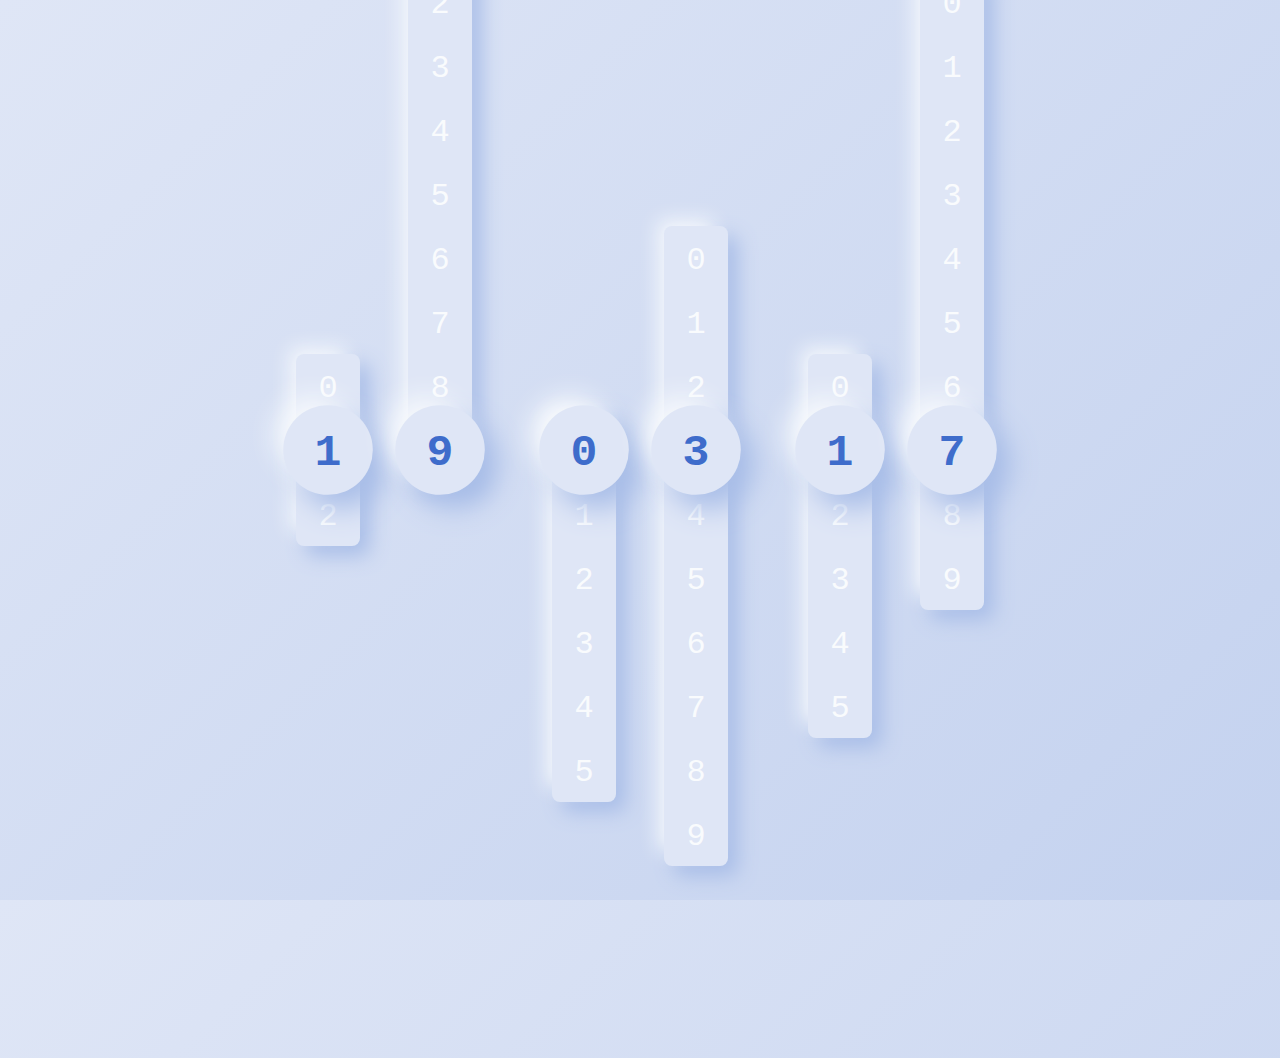
<file: html/dh.html>
<!DOCTYPE html>

<html>

	<head>
		<meta charset="utf-8" />

	<style>

	  * {



    box-sizing: border-box;



    padding: 0;

    margin: 0;

}



html {

    place-items: center;

}



body {

    font-family: monospace;

    font-size: 2rem;

    min-height: 100vh;

    display: grid;

    overflow-y: hidden;

    place-items: center;

    background: linear-gradient(-45deg, #c4d2ef, #dfe6f6);

}



.hr,

.min,

.sec {

    display: grid;

    grid-template-columns: 1fr 1fr;

    grid-gap: 3rem;

    grid-row: 1/2;

    align-items: start;

}



.number {

    padding: 0.5em;

    width: 4rem;

    height: 4rem;

    display: grid;

    place-items: center;

    color: #f9fbfd;

    transition: all 500ms 100ms ease;

    border-radius: 50%;

}



.number.pop {

    color: #3e6ccb;

    font-weight: bold;

    transform: scale(1.4);

    background-color: #dfe6f6;

    box-shadow: -10px -10px 20px -5px #f9fbfd, 10px 10px 20px #a9bee8;

}



.strip {

    transition: transform 500ms ease-in-out;

    border-radius: 8px;

    background-color: #dfe6f6;

    box-shadow: -10px -10px 20px -5px #f9fbfd, 10px 10px 20px #a9bee8;

}



.clock {

 

    display: grid;

    grid-template-columns: repeat(3, 1fr);

    grid-gap: 5rem;

    height: 4rem;

    position: relative;

    padding: 0 1rem;

}



	</style>

		<title></title>

	</head>

	<body>

		<div class="clock">

			<div class="hr">

				<div class="strip">

					<div class="number">0</div>

					<div class="number">1</div>

					<div class="number">2</div>

				</div>

				<div class="strip">

					<div class="number">0</div>

					<div class="number">1</div>

					<div class="number">2</div>

					<div class="number">3</div>

					<div class="number">4</div>

					<div class="number">5</div>

					<div class="number">6</div>

					<div class="number">7</div>

					<div class="number">8</div>

					<div class="number">9</div>

				</div>

			</div>

			<div class="min">

				<div class="strip">

					<div class="number">0</div>

					<div class="number">1</div>

					<div class="number">2</div>

					<div class="number">3</div>

					<div class="number">4</div>

					<div class="number">5</div>

				</div>

					<div class="strip">

					<div class="number">0</div>

					<div class="number">1</div>

					<div class="number">2</div>

					<div class="number">3</div>

					<div class="number">4</div>

					<div class="number">5</div>

					<div class="number">6</div>

					<div class="number">7</div>

					<div class="number">8</div>

					<div class="number">9</div>

				</div>

			</div>

			<div class="sec">

				<div class="strip">

					<div class="number">0</div>

					<div class="number">1</div>

					<div class="number">2</div>

					<div class="number">3</div>

					<div class="number">4</div>

					<div class="number">5</div>

				</div>

				<div class="strip">

					<div class="number">0</div>

					<div class="number">1</div>

					<div class="number">2</div>

					<div class="number">3</div>

					<div class="number">4</div>

					<div class="number">5</div>

					<div class="number">6</div>

					<div class="number">7</div>

					<div class="number">8</div>

					<div class="number">9</div>

				</div>

			</div>

		</div>

		<script>const strips = [...document.querySelectorAll(".strip")];

const numberSize = "4"; // in rem



var lastTime = new Array(-1, -1, -1)



// highlight number i on strip s for 1 second

function highlight(strip, d) {

    strips[strip]

        .querySelector(`.number:nth-of-type(${d + 1})`)

        .classList.add("pop");



    setTimeout(() => {

        strips[strip]

            .querySelector(`.number:nth-of-type(${d + 1})`)

            .classList.remove("pop");

    }, 950); // causes ticking

}



function stripSlider(strip, id, number) {

    let d1 = Math.floor(number / 10);

    let d2 = number % 10;



    if (lastTime[id] == -1 || lastTime[id] != number) {

        strips[strip].style.transform = `translateY(${d1 * -numberSize}rem)`;

        strips[strip + 1].style.transform = `translateY(${d2 * -numberSize}rem)`;



        lastTime[id] = number;

    }



    highlight(strip, d1);

    highlight(strip + 1, d2);

}



function updateClock() {

    // get new time

    const time = new Date();



    // get h,m,s

    const hours = time.getHours();

    const mins = time.getMinutes();

    const secs = time.getSeconds();



    // slide strips

    stripSlider(0, 0, hours);

    stripSlider(2, 1, mins);

    stripSlider(4, 2, secs);

}



// set Timer for clock-update

setInterval(updateClock, 1000);



updateClock();

</script>

	</body>

</html>
</file>
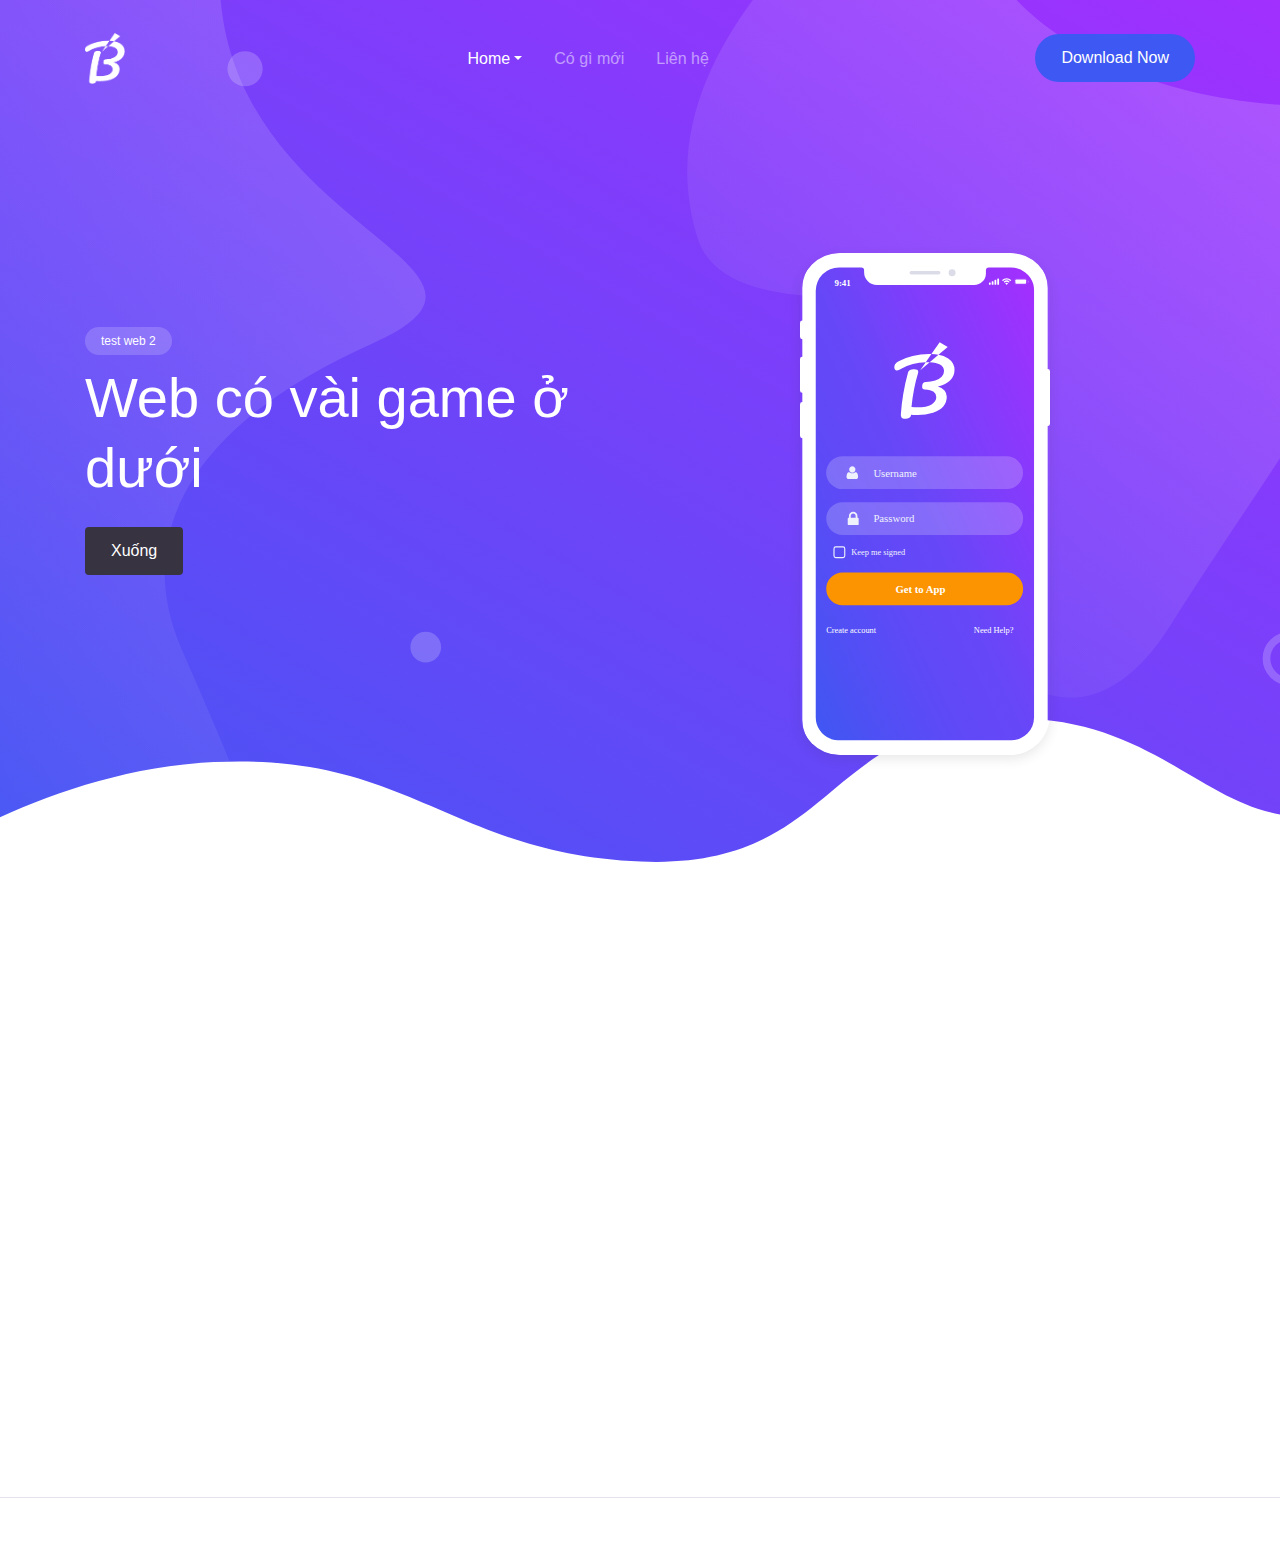
<file: html/index-2.html>
<!DOCTYPE html>
<html lang="en">
<head>
  <meta charset="UTF-8">
  <meta name="viewport" content="width=device-width, initial-scale=1.0">
  
  <meta http-equiv="X-UA-Compatible" content="ie=edge">
  <title>Trang 2</title>

  <link rel="shortcut icon" href="../assets/favicon.png" type="image/x-icon">

  <link rel="stylesheet" href="../assets/css/maicons.css">

  <link rel="stylesheet" href="../assets/vendor/animate/animate.css">

  <link rel="stylesheet" href="../assets/vendor/owl-carousel/css/owl.carousel.min.css">

  <link rel="stylesheet" href="../assets/css/bootstrap.css">

  <link rel="stylesheet" href="../assets/css/mobster.css">

  

<style>
{
  background: linear-gradient(141deg, #0fb8ad 0%, #1fc8db 51%, #2cb5e8 75%);
}
html {

  scroll-behavior: smooth;

}

#section1 {

  height: autopx;

}

#section2 {

  height: autopx;

}

</style>

</head>



<body>

<nav class="navbar navbar-expand-lg navbar-dark navbar-floating">
  <div class="container">
    <a class="navbar-brand" href="index.html">
      <img src="../assets/favicon-light.png" alt="" width="40">
    </a>
    <button class="navbar-toggler" type="button" data-toggle="collapse" data-target="#navbarToggler" aria-controls="navbarToggler" aria-expanded="false" aria-label="Toggle navigation">
      <span class="navbar-toggler-icon"></span>
    </button>
  
    <div class="collapse navbar-collapse" id="navbarToggler">
      <ul class="navbar-nav ml-auto mt-3 mt-lg-0">
        <li class="nav-item dropdown active">
          <a class="nav-link dropdown-toggle" href="#" id="navbarDropdown" data-toggle="dropdown" aria-haspopup="true" aria-expanded="false">Home</a>
          <div class="dropdown-menu" aria-labelledby="navbarDropdown">
            <a class="dropdown-item" href="index.html">Trang 1</a>
            <a class="dropdown-item active" href="index-2.html">Trang 2</a>
          </div>
        <li class="nav-item">
          <a class="nav-link" href="updates.html">Có gì mới</a>
        </li>
        <li class="nav-item">
          <a class="nav-link" href="contact.html">Liên hệ</a>
        </li>
      </ul>
      <div class="ml-auto my-2 my-lg-0">
        <button class="btn btn-primary rounded-pill">Download Now</button>
      </div>
    </div>
  </div>
</nav>

<div class="page-hero-section bg-image hero-home-2" style="background-image: url(../assets/img/bg_hero_2.svg);">
  <div class="hero-caption">
    <div class="container fg-white h-100">
      <div class="row align-items-center h-100">
        <div class="col-lg-6 wow fadeInUp">
          <div class="badge badge-soft mb-2">test web 2</div>
          <h1 class="mb-4 fw-normal">Web có vài game ở dưới</h1>
         
<div class="main" id="section1">


          <a href="#section1" class="btn btn-dark">Xuống</a>
</div>
        </div>
        <div class="col-lg-6 d-none d-lg-block wow zoomIn">
          <div class="img-place mobile-preview shadow floating-animate">
            <img src="../assets/img/app_showcase.svg" alt="">
          </div>          
        </div>
      </div>
    </div>
  </div>
</div>

<div class="page-section no-scroll">
  <div class="container">
    <h2 class="text-center wow fadeIn">Game</h2>

    <div class="row justify-content-center mt-5">
      <div class="col-lg-10">
        <div class="row justify-content-center">
          <div class="col-md-6 col-lg-4 py-3 wow fadeInLeft">
            <div class="card card-body border-0 text-center shadow pt-5">
              <div class="svg-icon mx-auto mb-4">
                


                <img src="../assets/img/icons/payment.png" alt=""></div
              
              <h5 class="fg-gray">2048 Lazy</h5><br>
                <a href="../2048-lazy/2048-lazy.html" class="btn btn-outline-primary rounded-pill">Chơi Ngay</a>

              
            </div>
          </div>
          <div class="col-md-6 col-lg-4 py-3 wow fadeInUp">
            <div class="card card-body border-0 text-center shadow pt-5">
              <div class="svg-icon mx-auto mb-4">
               
                <img src="../assets/img/icons/customizable.png" alt="">
                 
              </div>
              <h5 class="fg-gray">Fai Fai</h5>
              <a href="Ff.html" class="btn btn-outline-primary rounded-pill">Chơi Ngay</a>
              </div>
          </div>
          <div class="col-md-6 col-lg-4 py-3 wow fadeInRight">
            <div class="card card-body border-0 text-center shadow pt-5">
              <div class="svg-icon mx-auto mb-4">
                 
                <img src="../assets/img/icons/concept.png" alt=""></div>
             <div class="main" id="section2">
              <h5 class="fg-gray">Sắp Có!</h5>
               </div>
              </div>
          </div>
        </div>
      </div>
    </div>
  </div>
</div>

  </div>
  
  <hr>
  
  <p class="text-center mt-4 wow fadeIn">Copyright &copy; 2021 <a href="#" class="fg-white fw-medium">MACode ID</a>. All right reserved</p>
</div>

<script src="../assets/js/jquery-3.5.1.min.js"></script>

<script src="../assets/js/bootstrap.bundle.min.js"></script>

<script src="../assets/vendor/owl-carousel/js/owl.carousel.min.js"></script>

<script src="../assets/vendor/wow/wow.min.js"></script>

<script src="../assets/js/mobster.js"></script>

</body>
</html>
</file>
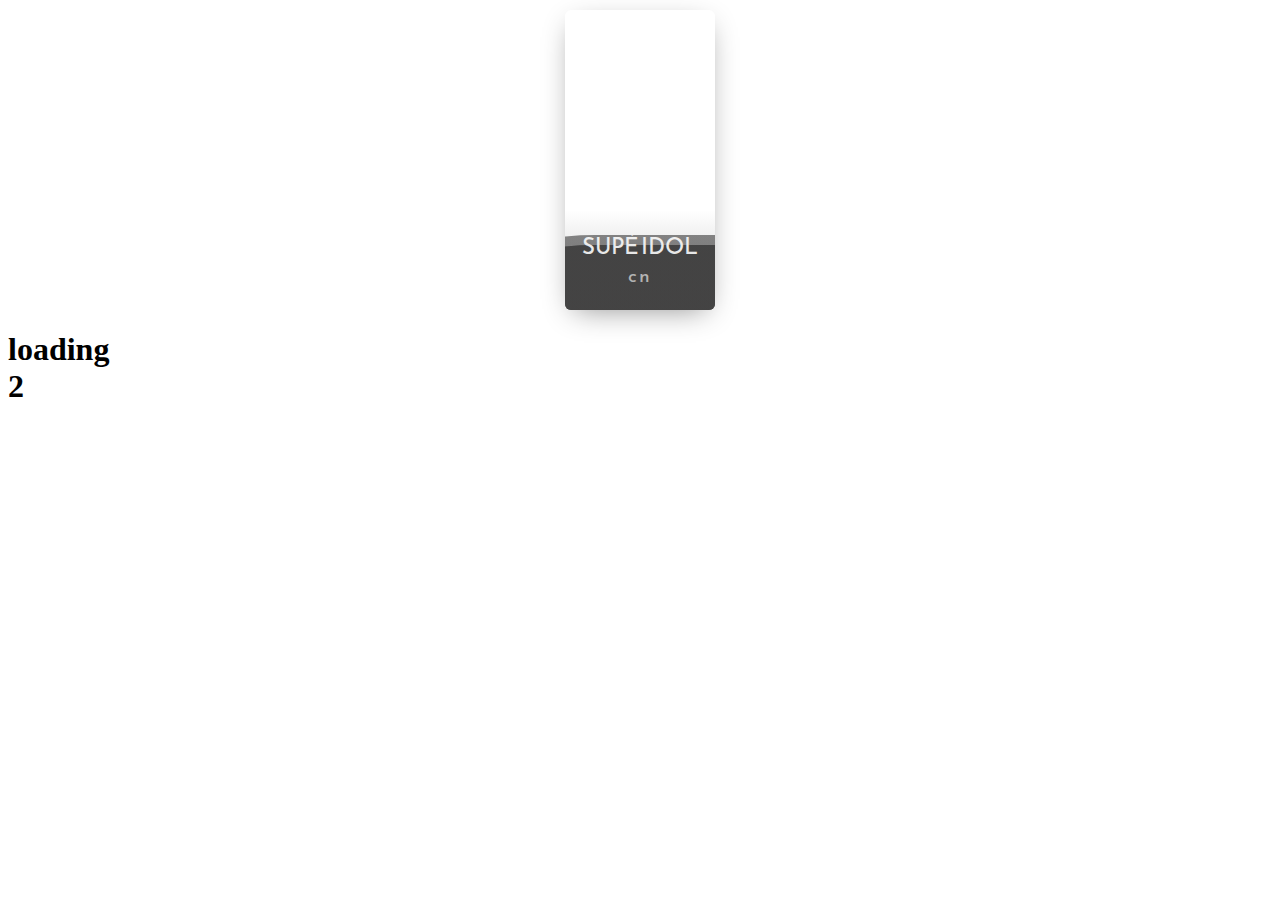
<file: html/updates.html>
<!DOCTYPE html>
<html>
<head>
<style>
@import 'https://fonts.googleapis.com/css?family=Reem+Kufi';

body {
  background: #fff;
}


@keyframes wave {
  0%   { transform: rotate(0deg); }
  100% { transform: rotate(360deg); }
}

.music-card {
  margin: 10px auto;
  background: #fff;
  box-shadow: 0px 8px 28px -9px rgba(0,0,0,0.45);
  overflow: hidden;
  position: relative;
  width: 150px;
  height: 300px;
  border-radius: 6px;
}

.image {
  background: url('https://serving.photos.photobox.com/0457010062400b1e3fef1a815307d6e0e0b592f294f0c2209568107e884b9f58d07c024c.jpg') no-repeat 75%;
  background-size: cover;  
  position: absolute;
  z-index: 1;
  opacity: 0.3;
  height: 150px;
  width: 150px;
}

.image:after {
  height: 100px;
  content: '';
  top: 200px;
  position: absolute;
  width: 100%;
  z-index: 1;
  background: linear-gradient(rgba(9, 2, 4, 0), #444);
}

.wave {
  position: absolute;
  height: 750px;
  width: 750px;
  opacity: 0.6;
  left: 0;
  top: 0;
  margin-left: -180%;
  margin-top: 150%;
  background: radial-gradient(#353535, #383737);
}

.wave:nth-child(2),
.wave:nth-child(3) {
  top: 10px;
}

.playing .wave {
  border-radius: 40%;
  animation: wave 3000ms infinite linear;
}
/* when stop */
.wave {
  border-radius: 40%;
  animation: wave 55s infinite linear;
}

.playing .wave:nth-child(2) {
  animation-duration: 4000ms;
}
/* when stop */
.wave:nth-child(2) {
  animation-duration: 50s;
}

.playing .wave:nth-child(3) {
  animation-duration: 5000ms;
}
/* when stop */
.wave:nth-child(3) {
  animation-duration: 45s;
}

.info {
  position: absolute;
  bottom: 20px;
  left: 0;
  right: 0;
  text-align: center;
}

.title {
  font-size: 1.4em;
  font-weight: 400;
  color: #fff;
  margin-bottom: 8px;
  text-transform: uppercase;
  font-family: 'Reem Kufi', sans-serif;
}

.artist {
  color: #cfcfcf;
  font-size: 1.2em;
  letter-spacing: 0.08em;
  font-family: 'Reem Kufi', sans-serif;
  margin-top: -10px;
}

.fa {
  position: absolute;
  bottom: 10px;
  right: 10px;
  font-size: 18px;
  cursor: pointer;
  color: #555;
}

.fa-play {
  display: none;
}	


				</style>
				</head>
<div class='music-card playing'>
  
  <div class='image'></div>
  
  <div class='wave'></div>
  <div class='wave'></div>
  <div class='wave'></div>
  
  <div class='info'>
    <h2 class='title'>Supẻ idol</h2>
    <div class='artist'>cn</div>
  </div>
  
  <i class="fa fa-pause trigger" aria-hidden="true"></i>
  <i class="fa fa-play trigger" aria-hidden="true"></i>
</div>

<div>
<h1> loading <br>2</h1>		
</div>

	<script>
var audio = new Audio('https://www.mboxdrive.com/y2mate.com%20-%20%E6%9B%B4%E6%B4%97%E8%85%A6%E7%9A%84%E7%86%B1%E6%84%9B105%E5%BA%A6%E7%9A%84%E4%BD%A0%20Super%20Idol%E5%9C%A880%E5%B9%B4%E4%BB%A3%E5%B0%B1%E6%98%AF%E9%86%AC%E7%9A%84feel%E4%BD%8E%E6%B8%85Dissy%E7%BF%BB%E5%94%B1MV%20Cover.mp3');
audio.volume = 0.2;
audio.autoplay = true;

$('.trigger').click(function() {
  if (audio.paused == false) {
      audio.pause();
      $('.fa-play').show();
      $('.fa-pause').hide();
      $('.music-card').removeClass('playing');
  } else {
      audio.play();
      $('.fa-pause').show();
      $('.fa-play').hide();
      $('.music-card').addClass('playing');
  }
});
</script>
</file>
<file: assets/css/maicons.css>
@font-face {
  font-family: 'maicons';
  src:  url('../fonts/maicons.eot?c9nlkl');
  src:  url('../fonts/maicons.eot?c9nlkl#iefix') format('embedded-opentype'),
    url('../fonts/maicons.ttf?c9nlkl') format('truetype'),
    url('../fonts/maicons.woff?c9nlkl') format('woff'),
    url('../fonts/maicons.svg?c9nlkl#maicons') format('svg');
  font-weight: normal;
  font-style: normal;
  font-display: block;
}

[class^="mai-"], [class*=" mai-"] {
  /* use !important to prevent issues with browser extensions that change fonts */
  font-family: 'maicons' !important;
  speak: none;
  font-style: normal;
  font-weight: normal;
  font-variant: normal;
  text-transform: none;
  line-height: 1;

  /* Better Font Rendering =========== */
  -webkit-font-smoothing: antialiased;
  -moz-osx-font-smoothing: grayscale;
}

.mai-add:before {
  content: "\e900";
}
.mai-add-circle:before {
  content: "\e901";
}
.mai-add-circle-outline:before {
  content: "\e902";
}
.mai-airplane:before {
  content: "\e903";
}
.mai-airplane-outline:before {
  content: "\e904";
}
.mai-alarm:before {
  content: "\e905";
}
.mai-alarm-outline:before {
  content: "\e906";
}
.mai-albums:before {
  content: "\e907";
}
.mai-albums-outline:before {
  content: "\e908";
}
.mai-alert:before {
  content: "\e909";
}
.mai-alert-circle:before {
  content: "\e90a";
}
.mai-alert-circle-outline:before {
  content: "\e90b";
}
.mai-analytics:before {
  content: "\e90c";
}
.mai-analytics-outline:before {
  content: "\e90d";
}
.mai-aperture:before {
  content: "\e90e";
}
.mai-aperture-outline:before {
  content: "\e90f";
}
.mai-apps:before {
  content: "\e910";
}
.mai-apps-outline:before {
  content: "\e911";
}
.mai-archive:before {
  content: "\e912";
}
.mai-archive-outline:before {
  content: "\e913";
}
.mai-arrow-back:before {
  content: "\e914";
}
.mai-arrow-back-circle:before {
  content: "\e915";
}
.mai-arrow-back-circle-outline:before {
  content: "\e916";
}
.mai-arrow-down:before {
  content: "\e917";
}
.mai-arrow-down-circle:before {
  content: "\e918";
}
.mai-arrow-down-circle-outline:before {
  content: "\e919";
}
.mai-arrow-forward:before {
  content: "\e91a";
}
.mai-arrow-forward-circle:before {
  content: "\e91b";
}
.mai-arrow-forward-circle-outline:before {
  content: "\e91c";
}
.mai-arrow-redo:before {
  content: "\e91d";
}
.mai-arrow-redo-circle:before {
  content: "\e91e";
}
.mai-arrow-redo-circle-outline:before {
  content: "\e91f";
}
.mai-arrow-redo-outline:before {
  content: "\e920";
}
.mai-arrow-undo:before {
  content: "\e921";
}
.mai-arrow-undo-circle:before {
  content: "\e922";
}
.mai-arrow-undo-circle-outline:before {
  content: "\e923";
}
.mai-arrow-undo-outline:before {
  content: "\e924";
}
.mai-arrow-up:before {
  content: "\e925";
}
.mai-arrow-up-circle:before {
  content: "\e926";
}
.mai-arrow-up-circle-outline:before {
  content: "\e927";
}
.mai-at:before {
  content: "\e928";
}
.mai-at-circle:before {
  content: "\e929";
}
.mai-at-circle-outline:before {
  content: "\e92a";
}
.mai-attach:before {
  content: "\e92b";
}
.mai-attach-outline:before {
  content: "\e92c";
}
.mai-backspace:before {
  content: "\e92d";
}
.mai-backspace-outline:before {
  content: "\e92e";
}
.mai-bandage:before {
  content: "\e92f";
}
.mai-bandage-outline:before {
  content: "\e930";
}
.mai-bar-chart:before {
  content: "\e932";
}
.mai-bar-chart-outline:before {
  content: "\e933";
}
.mai-barbell:before {
  content: "\e931";
}
.mai-barcode:before {
  content: "\e934";
}
.mai-barcode-outline:before {
  content: "\e935";
}
.mai-baseball:before {
  content: "\e936";
}
.mai-baseball-outline:before {
  content: "\e937";
}
.mai-basket:before {
  content: "\e938";
}
.mai-basket-outline:before {
  content: "\e93b";
}
.mai-basketball:before {
  content: "\e939";
}
.mai-basketball-outline:before {
  content: "\e93a";
}
.mai-battery-charging:before {
  content: "\e93c";
}
.mai-battery-dead:before {
  content: "\e93d";
}
.mai-battery-full:before {
  content: "\e93e";
}
.mai-battery-half:before {
  content: "\e93f";
}
.mai-beaker:before {
  content: "\e940";
}
.mai-beaker-outline:before {
  content: "\e941";
}
.mai-bed:before {
  content: "\e942";
}
.mai-bed-outline:before {
  content: "\e943";
}
.mai-beer:before {
  content: "\e944";
}
.mai-beer-outline:before {
  content: "\e945";
}
.mai-bicycle:before {
  content: "\e946";
}
.mai-bluetooth:before {
  content: "\e947";
}
.mai-boat:before {
  content: "\e948";
}
.mai-boat-outline:before {
  content: "\e949";
}
.mai-body:before {
  content: "\e94a";
}
.mai-body-outline:before {
  content: "\e94b";
}
.mai-bonfire:before {
  content: "\e94c";
}
.mai-bonfire-outline:before {
  content: "\e94d";
}
.mai-book:before {
  content: "\e94e";
}
.mai-book-outline:before {
  content: "\e953";
}
.mai-bookmark:before {
  content: "\e94f";
}
.mai-bookmark-outline:before {
  content: "\e950";
}
.mai-bookmarks:before {
  content: "\e951";
}
.mai-bookmarks-outline:before {
  content: "\e952";
}
.mai-briefcase:before {
  content: "\e954";
}
.mai-briefcase-outline:before {
  content: "\e955";
}
.mai-browsers:before {
  content: "\e956";
}
.mai-browsers-outline:before {
  content: "\e957";
}
.mai-brush:before {
  content: "\e958";
}
.mai-brush-outline:before {
  content: "\e959";
}
.mai-bug:before {
  content: "\e95a";
}
.mai-bug-outline:before {
  content: "\e95b";
}
.mai-build:before {
  content: "\e95c";
}
.mai-build-outline:before {
  content: "\e95d";
}
.mai-bulb:before {
  content: "\e95e";
}
.mai-bulb-outline:before {
  content: "\e95f";
}
.mai-bus:before {
  content: "\e960";
}
.mai-bus-outline:before {
  content: "\e963";
}
.mai-business:before {
  content: "\e961";
}
.mai-business-outline:before {
  content: "\e962";
}
.mai-cafe:before {
  content: "\e964";
}
.mai-cafe-outline:before {
  content: "\e965";
}
.mai-calculator:before {
  content: "\e966";
}
.mai-calculator-outline:before {
  content: "\e967";
}
.mai-calendar:before {
  content: "\e968";
}
.mai-calendar-outline:before {
  content: "\e969";
}
.mai-call:before {
  content: "\e96a";
}
.mai-call-outline:before {
  content: "\e96b";
}
.mai-camera:before {
  content: "\e96c";
}
.mai-camera-outline:before {
  content: "\e96d";
}
.mai-camera-reverse:before {
  content: "\e96e";
}
.mai-camera-reverse-outline:before {
  content: "\e96f";
}
.mai-car:before {
  content: "\e970";
}
.mai-car-outline:before {
  content: "\e97f";
}
.mai-car-sport:before {
  content: "\e980";
}
.mai-car-sport-outline:before {
  content: "\e981";
}
.mai-card:before {
  content: "\e971";
}
.mai-card-outline:before {
  content: "\e972";
}
.mai-caret-back:before {
  content: "\e973";
}
.mai-caret-back-circle:before {
  content: "\e974";
}
.mai-caret-back-circle-outline:before {
  content: "\e975";
}
.mai-caret-down:before {
  content: "\e976";
}
.mai-caret-down-circle:before {
  content: "\e977";
}
.mai-caret-down-circle-outline:before {
  content: "\e978";
}
.mai-caret-forward:before {
  content: "\e979";
}
.mai-caret-forward-circle:before {
  content: "\e97a";
}
.mai-caret-forward-circle-outline:before {
  content: "\e97b";
}
.mai-caret-up:before {
  content: "\e97c";
}
.mai-caret-up-circle:before {
  content: "\e97d";
}
.mai-caret-up-circle-outline:before {
  content: "\e97e";
}
.mai-cart:before {
  content: "\e982";
}
.mai-cart-outline:before {
  content: "\e983";
}
.mai-cash:before {
  content: "\e984";
}
.mai-cash-outline:before {
  content: "\e985";
}
.mai-chatbox:before {
  content: "\e986";
}
.mai-chatbox-ellipses:before {
  content: "\e987";
}
.mai-chatbox-ellipses-outline:before {
  content: "\e988";
}
.mai-chatbox-outline:before {
  content: "\e989";
}
.mai-chatbubble:before {
  content: "\e98a";
}
.mai-chatbubble-ellipses:before {
  content: "\e98b";
}
.mai-chatbubble-ellipses-outline:before {
  content: "\e98c";
}
.mai-chatbubble-outline:before {
  content: "\e98d";
}
.mai-chatbubbles:before {
  content: "\e98e";
}
.mai-chatbubbles-outline:before {
  content: "\e98f";
}
.mai-checkbox:before {
  content: "\e990";
}
.mai-checkbox-outline:before {
  content: "\e991";
}
.mai-checkmark:before {
  content: "\e992";
}
.mai-checkmark-circle:before {
  content: "\e993";
}
.mai-checkmark-circle-outline:before {
  content: "\e994";
}
.mai-checkmark-done:before {
  content: "\e995";
}
.mai-checkmark-done-circle:before {
  content: "\e996";
}
.mai-checkmark-done-circle-outline:before {
  content: "\e997";
}
.mai-chevron-back:before {
  content: "\e998";
}
.mai-chevron-back-circle:before {
  content: "\e999";
}
.mai-chevron-back-circle-outline:before {
  content: "\e99a";
}
.mai-chevron-down:before {
  content: "\e99b";
}
.mai-chevron-down-circle:before {
  content: "\e99c";
}
.mai-chevron-down-circle-outline:before {
  content: "\e99d";
}
.mai-chevron-forward:before {
  content: "\e99e";
}
.mai-chevron-forward-circle:before {
  content: "\e99f";
}
.mai-chevron-forward-circle-outline:before {
  content: "\e9a0";
}
.mai-chevron-up:before {
  content: "\e9a1";
}
.mai-chevron-up-circle:before {
  content: "\e9a2";
}
.mai-chevron-up-circle-outline:before {
  content: "\e9a3";
}
.mai-clipboard:before {
  content: "\e9a4";
}
.mai-clipboard-outline:before {
  content: "\e9a5";
}
.mai-close:before {
  content: "\e9a6";
}
.mai-close-circle:before {
  content: "\e9a7";
}
.mai-close-circle-outline:before {
  content: "\e9a8";
}
.mai-cloud:before {
  content: "\e9a9";
}
.mai-cloud-circle:before {
  content: "\e9aa";
}
.mai-cloud-circle-outline:before {
  content: "\e9ab";
}
.mai-cloud-done:before {
  content: "\e9ac";
}
.mai-cloud-done-outline:before {
  content: "\e9ad";
}
.mai-cloud-download:before {
  content: "\e9ae";
}
.mai-cloud-download-outline:before {
  content: "\e9af";
}
.mai-cloud-offline:before {
  content: "\e9b0";
}
.mai-cloud-offline-outline:before {
  content: "\e9b1";
}
.mai-cloud-outline:before {
  content: "\e9b2";
}
.mai-cloud-upload:before {
  content: "\e9b3";
}
.mai-cloud-upload-outline:before {
  content: "\e9b4";
}
.mai-cloudy:before {
  content: "\e9b5";
}
.mai-cloudy-night:before {
  content: "\e9b6";
}
.mai-cloudy-night-outline:before {
  content: "\e9b7";
}
.mai-cloudy-outline:before {
  content: "\e9b8";
}
.mai-code:before {
  content: "\e9b9";
}
.mai-code-download:before {
  content: "\e9ba";
}
.mai-code-slash:before {
  content: "\e9bb";
}
.mai-code-working:before {
  content: "\e9bc";
}
.mai-cog:before {
  content: "\e9bd";
}
.mai-color-fill:before {
  content: "\e9be";
}
.mai-color-fill-outline:before {
  content: "\e9bf";
}
.mai-color-filter:before {
  content: "\e9c0";
}
.mai-color-filter-outline:before {
  content: "\e9c1";
}
.mai-color-palette:before {
  content: "\e9c2";
}
.mai-color-palette-outline:before {
  content: "\e9c3";
}
.mai-color-wand:before {
  content: "\e9c4";
}
.mai-color-wand-outline:before {
  content: "\e9c5";
}
.mai-compass:before {
  content: "\e9c6";
}
.mai-compass-outline:before {
  content: "\e9c7";
}
.mai-construct:before {
  content: "\e9c8";
}
.mai-construct-outline:before {
  content: "\e9c9";
}
.mai-contract:before {
  content: "\e9ca";
}
.mai-contrast:before {
  content: "\e9cb";
}
.mai-copy:before {
  content: "\e9cc";
}
.mai-copy-outline:before {
  content: "\e9cd";
}
.mai-create:before {
  content: "\e9ce";
}
.mai-create-outline:before {
  content: "\e9cf";
}
.mai-crop:before {
  content: "\e9d0";
}
.mai-cube:before {
  content: "\e9d1";
}
.mai-cube-outline:before {
  content: "\e9d2";
}
.mai-cut:before {
  content: "\e9d3";
}
.mai-desktop:before {
  content: "\e9d4";
}
.mai-desktop-outline:before {
  content: "\e9d5";
}
.mai-disc:before {
  content: "\e9d6";
}
.mai-disc-outline:before {
  content: "\e9d7";
}
.mai-document:before {
  content: "\e9d8";
}
.mai-document-outline:before {
  content: "\e9d9";
}
.mai-document-text:before {
  content: "\e9dc";
}
.mai-document-text-outline:before {
  content: "\e9dd";
}
.mai-documents:before {
  content: "\e9da";
}
.mai-documents-outline:before {
  content: "\e9db";
}
.mai-download:before {
  content: "\e9de";
}
.mai-download-outline:before {
  content: "\e9df";
}
.mai-duplicate:before {
  content: "\e9e0";
}
.mai-duplicate-outline:before {
  content: "\e9e1";
}
.mai-ear:before {
  content: "\e9e2";
}
.mai-ear-outline:before {
  content: "\e9e3";
}
.mai-earth:before {
  content: "\e9e4";
}
.mai-earth-outline:before {
  content: "\e9e5";
}
.mai-easel:before {
  content: "\e9e6";
}
.mai-easel-outline:before {
  content: "\e9e7";
}
.mai-egg:before {
  content: "\e9e8";
}
.mai-egg-outline:before {
  content: "\e9e9";
}
.mai-ellipse:before {
  content: "\e9ea";
}
.mai-ellipse-outline:before {
  content: "\e9eb";
}
.mai-ellipsis-horizontal:before {
  content: "\e9ec";
}
.mai-ellipsis-horizontal-circle:before {
  content: "\e9ed";
}
.mai-ellipsis-vertical:before {
  content: "\e9ee";
}
.mai-ellipsis-vertical-circle:before {
  content: "\e9ef";
}
.mai-enter:before {
  content: "\e9f0";
}
.mai-enter-outline:before {
  content: "\e9f1";
}
.mai-exit:before {
  content: "\e9f2";
}
.mai-exit-outline:before {
  content: "\e9f3";
}
.mai-expand:before {
  content: "\e9f4";
}
.mai-eye:before {
  content: "\e9f5";
}
.mai-eye-off:before {
  content: "\e9f8";
}
.mai-eye-off-outline:before {
  content: "\e9f9";
}
.mai-eye-outline:before {
  content: "\e9fa";
}
.mai-eyedrop:before {
  content: "\e9f6";
}
.mai-eyedrop-outline:before {
  content: "\e9f7";
}
.mai-fast-food:before {
  content: "\e9fb";
}
.mai-fast-food-outline:before {
  content: "\e9fc";
}
.mai-female:before {
  content: "\e9fd";
}
.mai-file-tray:before {
  content: "\e9fe";
}
.mai-file-tray-full:before {
  content: "\e9ff";
}
.mai-file-tray-full-outline:before {
  content: "\ea00";
}
.mai-file-tray-outline:before {
  content: "\ea01";
}
.mai-film:before {
  content: "\ea02";
}
.mai-film-outline:before {
  content: "\ea03";
}
.mai-filter:before {
  content: "\ea04";
}
.mai-finger-print:before {
  content: "\ea05";
}
.mai-fitness:before {
  content: "\ea06";
}
.mai-fitness-outline:before {
  content: "\ea07";
}
.mai-flag:before {
  content: "\ea08";
}
.mai-flag-outline:before {
  content: "\ea09";
}
.mai-flame:before {
  content: "\ea0a";
}
.mai-flame-outline:before {
  content: "\ea0b";
}
.mai-flash:before {
  content: "\ea0c";
}
.mai-flash-off:before {
  content: "\ea0f";
}
.mai-flash-off-outline:before {
  content: "\ea10";
}
.mai-flash-outline:before {
  content: "\ea11";
}
.mai-flashlight:before {
  content: "\ea0d";
}
.mai-flashlight-outline:before {
  content: "\ea0e";
}
.mai-flask:before {
  content: "\ea12";
}
.mai-flask-outline:before {
  content: "\ea13";
}
.mai-flower:before {
  content: "\ea14";
}
.mai-flower-outline:before {
  content: "\ea15";
}
.mai-folder:before {
  content: "\ea16";
}
.mai-folder-open:before {
  content: "\ea17";
}
.mai-folder-open-outline:before {
  content: "\ea18";
}
.mai-folder-outline:before {
  content: "\ea19";
}
.mai-football:before {
  content: "\ea1a";
}
.mai-football-outline:before {
  content: "\ea1b";
}
.mai-funnel:before {
  content: "\ea1c";
}
.mai-funnel-outline:before {
  content: "\ea1d";
}
.mai-game-controller:before {
  content: "\ea1e";
}
.mai-game-controller-outline:before {
  content: "\ea1f";
}
.mai-gift:before {
  content: "\ea20";
}
.mai-gift-outline:before {
  content: "\ea21";
}
.mai-git-branch:before {
  content: "\ea22";
}
.mai-git-commit:before {
  content: "\ea23";
}
.mai-git-compare:before {
  content: "\ea24";
}
.mai-git-merge:before {
  content: "\ea25";
}
.mai-git-network:before {
  content: "\ea26";
}
.mai-git-pull-request:before {
  content: "\ea27";
}
.mai-glasses:before {
  content: "\ea28";
}
.mai-glasses-outline:before {
  content: "\ea29";
}
.mai-globe:before {
  content: "\ea2a";
}
.mai-globe-outline:before {
  content: "\ea2b";
}
.mai-golf:before {
  content: "\ea2c";
}
.mai-golf-outline:before {
  content: "\ea2d";
}
.mai-grid:before {
  content: "\ea2e";
}
.mai-grid-outline:before {
  content: "\ea2f";
}
.mai-hammer:before {
  content: "\ea30";
}
.mai-hammer-outline:before {
  content: "\ea31";
}
.mai-hand-left:before {
  content: "\ea32";
}
.mai-hand-left-outline:before {
  content: "\ea33";
}
.mai-hand-right:before {
  content: "\ea34";
}
.mai-hand-right-outline:before {
  content: "\ea35";
}
.mai-happy:before {
  content: "\ea36";
}
.mai-happy-outline:before {
  content: "\ea37";
}
.mai-hardware-chip:before {
  content: "\ea38";
}
.mai-hardware-chip-outline:before {
  content: "\ea39";
}
.mai-headset:before {
  content: "\ea3a";
}
.mai-headset-outline:before {
  content: "\ea3b";
}
.mai-heart:before {
  content: "\ea3c";
}
.mai-heart-circle:before {
  content: "\ea3d";
}
.mai-heart-circle-outline:before {
  content: "\ea3e";
}
.mai-heart-dislike:before {
  content: "\ea3f";
}
.mai-heart-dislike-circle:before {
  content: "\ea40";
}
.mai-heart-dislike-circle-outline:before {
  content: "\ea41";
}
.mai-heart-dislike-outline:before {
  content: "\ea42";
}
.mai-heart-half:before {
  content: "\ea43";
}
.mai-heart-half-outline:before {
  content: "\ea44";
}
.mai-heart-outline:before {
  content: "\ea45";
}
.mai-help:before {
  content: "\ea46";
}
.mai-help-buoy:before {
  content: "\ea47";
}
.mai-help-buoy-outline:before {
  content: "\ea48";
}
.mai-help-circle:before {
  content: "\ea49";
}
.mai-help-circle-outline:before {
  content: "\ea4a";
}
.mai-home:before {
  content: "\ea4b";
}
.mai-home-outline:before {
  content: "\ea4c";
}
.mai-hourglass:before {
  content: "\ea4d";
}
.mai-hourglass-outline:before {
  content: "\ea4e";
}
.mai-ice-cream:before {
  content: "\ea4f";
}
.mai-ice-cream-outline:before {
  content: "\ea50";
}
.mai-image:before {
  content: "\ea51";
}
.mai-image-outline:before {
  content: "\ea52";
}
.mai-images:before {
  content: "\ea53";
}
.mai-images-outline:before {
  content: "\ea54";
}
.mai-infinite:before {
  content: "\ea55";
}
.mai-information:before {
  content: "\ea56";
}
.mai-information-circle:before {
  content: "\ea57";
}
.mai-information-circle-outline:before {
  content: "\ea58";
}
.mai-journal:before {
  content: "\ea59";
}
.mai-journal-outline:before {
  content: "\ea5a";
}
.mai-key:before {
  content: "\ea5b";
}
.mai-key-outline:before {
  content: "\ea5c";
}
.mai-keypad:before {
  content: "\ea5d";
}
.mai-keypad-outline:before {
  content: "\ea5e";
}
.mai-language:before {
  content: "\ea5f";
}
.mai-laptop:before {
  content: "\ea60";
}
.mai-laptop-outline:before {
  content: "\ea61";
}
.mai-layers:before {
  content: "\ea62";
}
.mai-layers-outline:before {
  content: "\ea63";
}
.mai-leaf:before {
  content: "\ea64";
}
.mai-leaf-outline:before {
  content: "\ea65";
}
.mai-library:before {
  content: "\ea66";
}
.mai-library-outline:before {
  content: "\ea67";
}
.mai-link:before {
  content: "\ea68";
}
.mai-list:before {
  content: "\ea69";
}
.mai-list-circle:before {
  content: "\ea6a";
}
.mai-list-circle-outline:before {
  content: "\ea6b";
}
.mai-locate:before {
  content: "\ea6c";
}
.mai-location:before {
  content: "\ea6d";
}
.mai-location-outline:before {
  content: "\ea6e";
}
.mai-lock-closed:before {
  content: "\ea6f";
}
.mai-lock-closed-outline:before {
  content: "\ea70";
}
.mai-lock-open:before {
  content: "\ea71";
}
.mai-lock-open-outline:before {
  content: "\ea72";
}
.mai-log-in:before {
  content: "\ea73";
}
.mai-log-in-outline:before {
  content: "\ea74";
}
.mai-log-out:before {
  content: "\ea75";
}
.mai-log-out-outline:before {
  content: "\ea76";
}
.mai-logo-500px:before {
  content: "\ea8e";
}
.mai-logo-accessible-icon:before {
  content: "\eaef";
}
.mai-logo-accusoft:before {
  content: "\eba2";
}
.mai-logo-algolia:before {
  content: "\eba3";
}
.mai-logo-alipay:before {
  content: "\eba4";
}
.mai-logo-amazon:before {
  content: "\eba5";
}
.mai-logo-amplify:before {
  content: "\eba6";
}
.mai-logo-android:before {
  content: "\eba7";
}
.mai-logo-angular:before {
  content: "\eba8";
}
.mai-logo-apple:before {
  content: "\eba9";
}
.mai-logo-apple-appstore:before {
  content: "\ebaa";
}
.mai-logo-aws:before {
  content: "\ebab";
}
.mai-logo-behance:before {
  content: "\ebac";
}
.mai-logo-bitbucket:before {
  content: "\ebad";
}
.mai-logo-bitcoin:before {
  content: "\ebae";
}
.mai-logo-blackberry:before {
  content: "\ebaf";
}
.mai-logo-blogger:before {
  content: "\ebb0";
}
.mai-logo-buffer:before {
  content: "\ebb1";
}
.mai-logo-buysellads:before {
  content: "\ebb2";
}
.mai-logo-capacitor:before {
  content: "\ebb3";
}
.mai-logo-cc-amazon-pay:before {
  content: "\ebb4";
}
.mai-logo-cc-amex:before {
  content: "\ebb5";
}
.mai-logo-cc-apple-pay:before {
  content: "\ebb6";
}
.mai-logo-cc-diners-club:before {
  content: "\ebb7";
}
.mai-logo-cc-discover:before {
  content: "\ebb8";
}
.mai-logo-cc-jcb:before {
  content: "\ebb9";
}
.mai-logo-cc-mastercard:before {
  content: "\ebba";
}
.mai-logo-cc-paypal:before {
  content: "\ebbb";
}
.mai-logo-cc-stripe:before {
  content: "\ebbc";
}
.mai-logo-cc-visa:before {
  content: "\ebbd";
}
.mai-logo-chrome:before {
  content: "\ebbe";
}
.mai-logo-closed-captioning:before {
  content: "\ebbf";
}
.mai-logo-codepen:before {
  content: "\ebc0";
}
.mai-logo-cpanel:before {
  content: "\ebc1";
}
.mai-logo-creative-commons:before {
  content: "\ebc2";
}
.mai-logo-css3:before {
  content: "\ebc3";
}
.mai-logo-cuttlefish:before {
  content: "\ebc4";
}
.mai-logo-d-and-d:before {
  content: "\ebc5";
}
.mai-logo-dashcube:before {
  content: "\ebc6";
}
.mai-logo-designernews:before {
  content: "\ebc7";
}
.mai-logo-deviantart:before {
  content: "\ebc8";
}
.mai-logo-digg:before {
  content: "\ebc9";
}
.mai-logo-digital-ocean:before {
  content: "\ebca";
}
.mai-logo-discord:before {
  content: "\ebcb";
}
.mai-logo-discourse:before {
  content: "\ebcc";
}
.mai-logo-dochub:before {
  content: "\ebcd";
}
.mai-logo-docker:before {
  content: "\ebce";
}
.mai-logo-dribbble:before {
  content: "\ebcf";
}
.mai-logo-dropbox:before {
  content: "\ebd0";
}
.mai-logo-drupal:before {
  content: "\ebd1";
}
.mai-logo-dyalog:before {
  content: "\ebd2";
}
.mai-logo-earlybirds:before {
  content: "\ebd3";
}
.mai-logo-ebay:before {
  content: "\ebd4";
}
.mai-logo-edge:before {
  content: "\ebd5";
}
.mai-logo-electron:before {
  content: "\ebd6";
}
.mai-logo-elementor:before {
  content: "\ebd7";
}
.mai-logo-ello:before {
  content: "\ebd8";
}
.mai-logo-ember:before {
  content: "\ebd9";
}
.mai-logo-empire:before {
  content: "\ebda";
}
.mai-logo-envira:before {
  content: "\ebdb";
}
.mai-logo-erlang:before {
  content: "\ebdc";
}
.mai-logo-etsy:before {
  content: "\ebdd";
}
.mai-logo-euro:before {
  content: "\ebde";
}
.mai-logo-expeditedssl:before {
  content: "\ebdf";
}
.mai-logo-facebook:before {
  content: "\ebe0";
}
.mai-logo-facebook-f:before {
  content: "\ebe1";
}
.mai-logo-facebook-messenger:before {
  content: "\ebe2";
}
.mai-logo-firebase:before {
  content: "\ebe3";
}
.mai-logo-firefox:before {
  content: "\ebe4";
}
.mai-logo-flickr:before {
  content: "\ebe5";
}
.mai-logo-flipboard:before {
  content: "\ebe6";
}
.mai-logo-fly:before {
  content: "\ebe7";
}
.mai-logo-foursquare:before {
  content: "\ebe8";
}
.mai-logo-freebsd:before {
  content: "\ebe9";
}
.mai-logo-gg:before {
  content: "\ebea";
}
.mai-logo-git:before {
  content: "\ebeb";
}
.mai-logo-github:before {
  content: "\ebec";
}
.mai-logo-github-alt:before {
  content: "\ebed";
}
.mai-logo-gitlab:before {
  content: "\ebee";
}
.mai-logo-gitter:before {
  content: "\ebef";
}
.mai-logo-glide:before {
  content: "\ebf0";
}
.mai-logo-glide-g:before {
  content: "\ebf1";
}
.mai-logo-google:before {
  content: "\ebf2";
}
.mai-logo-google-drive:before {
  content: "\ebf3";
}
.mai-logo-google-play:before {
  content: "\ebf4";
}
.mai-logo-google-playstore:before {
  content: "\ebf5";
}
.mai-logo-google-plus:before {
  content: "\ebf6";
}
.mai-logo-google-plus-g:before {
  content: "\ebf7";
}
.mai-logo-google-wallet:before {
  content: "\ebf8";
}
.mai-logo-grunt:before {
  content: "\ebf9";
}
.mai-logo-gulp:before {
  content: "\ebfa";
}
.mai-logo-hackernews:before {
  content: "\ebfb";
}
.mai-logo-hotjar:before {
  content: "\ebfc";
}
.mai-logo-html5:before {
  content: "\ebfd";
}
.mai-logo-hubspot:before {
  content: "\ebfe";
}
.mai-logo-imdb:before {
  content: "\ebff";
}
.mai-logo-instagram:before {
  content: "\ec00";
}
.mai-logo-internet-explorer:before {
  content: "\ec01";
}
.mai-logo-ionic:before {
  content: "\ec02";
}
.mai-logo-ionitron:before {
  content: "\ec03";
}
.mai-logo-itunes:before {
  content: "\ec04";
}
.mai-logo-java:before {
  content: "\ec05";
}
.mai-logo-javascript:before {
  content: "\ec06";
}
.mai-logo-joomla:before {
  content: "\ec07";
}
.mai-logo-jsfiddle:before {
  content: "\ec08";
}
.mai-logo-keycdn:before {
  content: "\ec09";
}
.mai-logo-laravel:before {
  content: "\ec0a";
}
.mai-logo-lastfm:before {
  content: "\ec0b";
}
.mai-logo-leanpub:before {
  content: "\ec0c";
}
.mai-logo-less:before {
  content: "\ec0d";
}
.mai-logo-line:before {
  content: "\ec0e";
}
.mai-logo-linkedin:before {
  content: "\ec0f";
}
.mai-logo-linux:before {
  content: "\ec10";
}
.mai-logo-magento:before {
  content: "\ec11";
}
.mai-logo-mailchimp:before {
  content: "\ec12";
}
.mai-logo-markdown:before {
  content: "\ec13";
}
.mai-logo-maxcdn:before {
  content: "\ec14";
}
.mai-logo-medium:before {
  content: "\ec15";
}
.mai-logo-medium-m:before {
  content: "\ec16";
}
.mai-logo-meetup:before {
  content: "\ec17";
}
.mai-logo-microsoft:before {
  content: "\ec18";
}
.mai-logo-mix:before {
  content: "\ec19";
}
.mai-logo-mixcloud:before {
  content: "\ec1a";
}
.mai-logo-nodejs:before {
  content: "\ec1b";
}
.mai-logo-npm:before {
  content: "\ec1c";
}
.mai-logo-octocat:before {
  content: "\ec1d";
}
.mai-logo-opencart:before {
  content: "\ec1e";
}
.mai-logo-openid:before {
  content: "\ec1f";
}
.mai-logo-opera:before {
  content: "\ec20";
}
.mai-logo-patreon:before {
  content: "\ec21";
}
.mai-logo-paypal:before {
  content: "\ec22";
}
.mai-logo-php:before {
  content: "\ec23";
}
.mai-logo-pinterest:before {
  content: "\ec24";
}
.mai-logo-pinterest-p:before {
  content: "\ec25";
}
.mai-logo-playstation:before {
  content: "\ec26";
}
.mai-logo-product-hunt:before {
  content: "\ec27";
}
.mai-logo-pwa:before {
  content: "\ec28";
}
.mai-logo-python:before {
  content: "\ec29";
}
.mai-logo-qq:before {
  content: "\ec2a";
}
.mai-logo-quora:before {
  content: "\ec2b";
}
.mai-logo-react:before {
  content: "\ec2c";
}
.mai-logo-readme:before {
  content: "\ec2d";
}
.mai-logo-reddit:before {
  content: "\ec2e";
}
.mai-logo-researchgate:before {
  content: "\ec2f";
}
.mai-logo-rocketchat:before {
  content: "\ec30";
}
.mai-logo-rss:before {
  content: "\ec31";
}
.mai-logo-safari:before {
  content: "\ec32";
}
.mai-logo-sass:before {
  content: "\ec33";
}
.mai-logo-scribd:before {
  content: "\ec34";
}
.mai-logo-searchengin:before {
  content: "\ec35";
}
.mai-logo-sellcast:before {
  content: "\ec36";
}
.mai-logo-sellsy:before {
  content: "\ec37";
}
.mai-logo-skype:before {
  content: "\ec38";
}
.mai-logo-slack:before {
  content: "\ec39";
}
.mai-logo-slideshare:before {
  content: "\ec3a";
}
.mai-logo-snapchat:before {
  content: "\ec3b";
}
.mai-logo-soundcloud:before {
  content: "\ec3c";
}
.mai-logo-spotify:before {
  content: "\ec3d";
}
.mai-logo-squarespace:before {
  content: "\ec3e";
}
.mai-logo-stack-exchange:before {
  content: "\ec3f";
}
.mai-logo-stackoverflow:before {
  content: "\ec40";
}
.mai-logo-staylinked:before {
  content: "\ec41";
}
.mai-logo-steam:before {
  content: "\ec42";
}
.mai-logo-stencil:before {
  content: "\ec43";
}
.mai-logo-stripe:before {
  content: "\ec44";
}
.mai-logo-stripe-s:before {
  content: "\ec45";
}
.mai-logo-teamspeak:before {
  content: "\ec46";
}
.mai-logo-telegram:before {
  content: "\ec47";
}
.mai-logo-trello:before {
  content: "\ec48";
}
.mai-logo-tripadvisor:before {
  content: "\ec49";
}
.mai-logo-tumblr:before {
  content: "\ec4a";
}
.mai-logo-tux:before {
  content: "\ec4b";
}
.mai-logo-twitch:before {
  content: "\ec4c";
}
.mai-logo-twitter:before {
  content: "\ec4d";
}
.mai-logo-uber:before {
  content: "\ec4e";
}
.mai-logo-uikit:before {
  content: "\ec4f";
}
.mai-logo-usd:before {
  content: "\ec50";
}
.mai-logo-viacoin:before {
  content: "\ec51";
}
.mai-logo-viadeo:before {
  content: "\ec52";
}
.mai-logo-viber:before {
  content: "\ec53";
}
.mai-logo-vimeo:before {
  content: "\ec54";
}
.mai-logo-vk:before {
  content: "\ec55";
}
.mai-logo-vue:before {
  content: "\ec56";
}
.mai-logo-web-component:before {
  content: "\ec57";
}
.mai-logo-weebly:before {
  content: "\ec58";
}
.mai-logo-weibo:before {
  content: "\ec59";
}
.mai-logo-whatsapp:before {
  content: "\ec5a";
}
.mai-logo-whmcs:before {
  content: "\ec5b";
}
.mai-logo-wikipedia-w:before {
  content: "\ec5c";
}
.mai-logo-windows:before {
  content: "\ec5d";
}
.mai-logo-wix:before {
  content: "\ec5e";
}
.mai-logo-wordpress:before {
  content: "\ec5f";
}
.mai-logo-xbox:before {
  content: "\ec60";
}
.mai-logo-xing:before {
  content: "\ec61";
}
.mai-logo-yahoo:before {
  content: "\ec62";
}
.mai-logo-yen:before {
  content: "\ec63";
}
.mai-logo-youtube:before {
  content: "\ec64";
}
.mai-magnet:before {
  content: "\ea77";
}
.mai-magnet-outline:before {
  content: "\ea78";
}
.mai-mail:before {
  content: "\ea79";
}
.mai-mail-open:before {
  content: "\ea7a";
}
.mai-mail-open-outline:before {
  content: "\ea7b";
}
.mai-mail-outline:before {
  content: "\ea7c";
}
.mai-mail-unread:before {
  content: "\ea7d";
}
.mai-mail-unread-outline:before {
  content: "\ea7e";
}
.mai-male:before {
  content: "\ea7f";
}
.mai-male-female:before {
  content: "\ea80";
}
.mai-man:before {
  content: "\ea81";
}
.mai-man-outline:before {
  content: "\ea82";
}
.mai-map:before {
  content: "\ea83";
}
.mai-map-outline:before {
  content: "\ea84";
}
.mai-medal:before {
  content: "\ea85";
}
.mai-medal-outline:before {
  content: "\ea86";
}
.mai-medical:before {
  content: "\ea87";
}
.mai-medical-outline:before {
  content: "\ea88";
}
.mai-medkit:before {
  content: "\ea89";
}
.mai-medkit-outline:before {
  content: "\ea8a";
}
.mai-megaphone:before {
  content: "\ea8b";
}
.mai-megaphone-outline:before {
  content: "\ea8c";
}
.mai-menu:before {
  content: "\ea8d";
}
.mai-mic:before {
  content: "\ea8f";
}
.mai-mic-circle:before {
  content: "\ea90";
}
.mai-mic-circle-outline:before {
  content: "\ea91";
}
.mai-mic-off:before {
  content: "\ea92";
}
.mai-mic-off-circle:before {
  content: "\ea93";
}
.mai-mic-off-circle-outline:before {
  content: "\ea94";
}
.mai-mic-off-outline:before {
  content: "\ea95";
}
.mai-mic-outline:before {
  content: "\ea96";
}
.mai-moon:before {
  content: "\ea97";
}
.mai-moon-outline:before {
  content: "\ea98";
}
.mai-move:before {
  content: "\ea99";
}
.mai-musical-note:before {
  content: "\ea9a";
}
.mai-musical-note-outline:before {
  content: "\ea9b";
}
.mai-musical-notes:before {
  content: "\ea9c";
}
.mai-musical-notes-outline:before {
  content: "\ea9d";
}
.mai-navigate:before {
  content: "\ea9e";
}
.mai-navigate-circle:before {
  content: "\ea9f";
}
.mai-navigate-circle-outline:before {
  content: "\eaa0";
}
.mai-navigate-outline:before {
  content: "\eaa1";
}
.mai-newspaper:before {
  content: "\eaa2";
}
.mai-newspaper-outline:before {
  content: "\eaa3";
}
.mai-notifications:before {
  content: "\eaa4";
}
.mai-notifications-circle:before {
  content: "\eaa5";
}
.mai-notifications-circle-outline:before {
  content: "\eaa6";
}
.mai-notifications-off:before {
  content: "\eaa7";
}
.mai-notifications-off-circle:before {
  content: "\eaa8";
}
.mai-notifications-off-circle-outline:before {
  content: "\eaa9";
}
.mai-notifications-off-outline:before {
  content: "\eaaa";
}
.mai-notifications-outline:before {
  content: "\eaab";
}
.mai-nuclear:before {
  content: "\eaac";
}
.mai-nuclear-outline:before {
  content: "\eaad";
}
.mai-nutrition:before {
  content: "\eaae";
}
.mai-nutrition-outline:before {
  content: "\eaaf";
}
.mai-open:before {
  content: "\eab0";
}
.mai-open-outline:before {
  content: "\eab1";
}
.mai-options:before {
  content: "\eab2";
}
.mai-options-outline:before {
  content: "\eab3";
}
.mai-paper-plane:before {
  content: "\eab4";
}
.mai-paper-plane-outline:before {
  content: "\eab5";
}
.mai-partly-sunny:before {
  content: "\eab6";
}
.mai-partly-sunny-outline:before {
  content: "\eab7";
}
.mai-pause:before {
  content: "\eab8";
}
.mai-pause-circle:before {
  content: "\eab9";
}
.mai-pause-circle-outline:before {
  content: "\eaba";
}
.mai-paw:before {
  content: "\eabb";
}
.mai-paw-outline:before {
  content: "\eabc";
}
.mai-pencil:before {
  content: "\eabd";
}
.mai-people:before {
  content: "\eabe";
}
.mai-people-circle:before {
  content: "\eabf";
}
.mai-people-circle-outline:before {
  content: "\eac0";
}
.mai-people-outline:before {
  content: "\eac1";
}
.mai-person:before {
  content: "\eac2";
}
.mai-person-add:before {
  content: "\eac3";
}
.mai-person-add-outline:before {
  content: "\eac4";
}
.mai-person-circle:before {
  content: "\eac5";
}
.mai-person-circle-outline:before {
  content: "\eac6";
}
.mai-person-outline:before {
  content: "\eac7";
}
.mai-person-remove:before {
  content: "\eac8";
}
.mai-person-remove-outline:before {
  content: "\eac9";
}
.mai-phone-landscape:before {
  content: "\eaca";
}
.mai-phone-landscape-outline:before {
  content: "\eacb";
}
.mai-phone-portrait:before {
  content: "\eacc";
}
.mai-phone-portrait-outline:before {
  content: "\eacd";
}
.mai-pie-chart:before {
  content: "\eace";
}
.mai-pie-chart-outline:before {
  content: "\eacf";
}
.mai-pin:before {
  content: "\ead0";
}
.mai-pin-outline:before {
  content: "\ead1";
}
.mai-pint:before {
  content: "\ead2";
}
.mai-pint-outline:before {
  content: "\ead3";
}
.mai-pizza:before {
  content: "\ead4";
}
.mai-pizza-outline:before {
  content: "\ead5";
}
.mai-planet:before {
  content: "\ead6";
}
.mai-planet-outline:before {
  content: "\ead7";
}
.mai-play:before {
  content: "\ead8";
}
.mai-play-back:before {
  content: "\ead9";
}
.mai-play-back-circle:before {
  content: "\eada";
}
.mai-play-back-circle-outline:before {
  content: "\eadb";
}
.mai-play-back-outline:before {
  content: "\eadc";
}
.mai-play-circle:before {
  content: "\eadd";
}
.mai-play-circle-outline:before {
  content: "\eade";
}
.mai-play-forward:before {
  content: "\eadf";
}
.mai-play-forward-circle:before {
  content: "\eae0";
}
.mai-play-forward-circle-outline:before {
  content: "\eae1";
}
.mai-play-forward-outline:before {
  content: "\eae2";
}
.mai-play-outline:before {
  content: "\eae3";
}
.mai-play-skip-back:before {
  content: "\eae4";
}
.mai-play-skip-back-circle:before {
  content: "\eae5";
}
.mai-play-skip-back-circle-outline:before {
  content: "\eae6";
}
.mai-play-skip-back-outline:before {
  content: "\eae7";
}
.mai-play-skip-forward:before {
  content: "\eae8";
}
.mai-play-skip-forward-circle:before {
  content: "\eae9";
}
.mai-play-skip-forward-circle-outline:before {
  content: "\eaea";
}
.mai-play-skip-forward-outline:before {
  content: "\eaeb";
}
.mai-podium:before {
  content: "\eaec";
}
.mai-podium-outline:before {
  content: "\eaed";
}
.mai-power:before {
  content: "\eaee";
}
.mai-pricetag:before {
  content: "\eaf0";
}
.mai-pricetag-outline:before {
  content: "\eaf1";
}
.mai-pricetags:before {
  content: "\eaf2";
}
.mai-pricetags-outline:before {
  content: "\eaf3";
}
.mai-print:before {
  content: "\eaf4";
}
.mai-print-outline:before {
  content: "\eaf5";
}
.mai-pulse:before {
  content: "\eaf6";
}
.mai-pulse-outline:before {
  content: "\eaf7";
}
.mai-push:before {
  content: "\eaf8";
}
.mai-push-outline:before {
  content: "\eaf9";
}
.mai-qr-code:before {
  content: "\eafa";
}
.mai-qr-code-outline:before {
  content: "\eafb";
}
.mai-radio:before {
  content: "\eafc";
}
.mai-radio-button-off:before {
  content: "\eafd";
}
.mai-radio-button-on:before {
  content: "\eafe";
}
.mai-rainy:before {
  content: "\eaff";
}
.mai-rainy-outline:before {
  content: "\eb00";
}
.mai-reader:before {
  content: "\eb01";
}
.mai-reader-outline:before {
  content: "\eb02";
}
.mai-receipt:before {
  content: "\eb03";
}
.mai-receipt-outline:before {
  content: "\eb04";
}
.mai-recording:before {
  content: "\eb05";
}
.mai-recording-outline:before {
  content: "\eb06";
}
.mai-refresh:before {
  content: "\eb07";
}
.mai-refresh-circle:before {
  content: "\eb08";
}
.mai-refresh-circle-outline:before {
  content: "\eb09";
}
.mai-reload:before {
  content: "\eb0a";
}
.mai-reload-circle:before {
  content: "\eb0b";
}
.mai-reload-circle-outline:before {
  content: "\eb0c";
}
.mai-remove:before {
  content: "\eb0d";
}
.mai-remove-circle:before {
  content: "\eb0e";
}
.mai-remove-circle-outline:before {
  content: "\eb0f";
}
.mai-reorder-four:before {
  content: "\eb10";
}
.mai-reorder-three:before {
  content: "\eb11";
}
.mai-reorder-two:before {
  content: "\eb12";
}
.mai-repeat:before {
  content: "\eb13";
}
.mai-resize:before {
  content: "\eb14";
}
.mai-restaurant:before {
  content: "\eb15";
}
.mai-restaurant-outline:before {
  content: "\eb16";
}
.mai-return-down-back:before {
  content: "\eb17";
}
.mai-return-down-forward:before {
  content: "\eb18";
}
.mai-return-up-back:before {
  content: "\eb19";
}
.mai-return-up-forward:before {
  content: "\eb1a";
}
.mai-ribbon:before {
  content: "\eb1b";
}
.mai-ribbon-outline:before {
  content: "\eb1c";
}
.mai-rocket:before {
  content: "\eb1d";
}
.mai-rocket-outline:before {
  content: "\eb1e";
}
.mai-rose:before {
  content: "\eb1f";
}
.mai-rose-outline:before {
  content: "\eb20";
}
.mai-sad:before {
  content: "\eb21";
}
.mai-sad-outline:before {
  content: "\eb22";
}
.mai-save:before {
  content: "\eb23";
}
.mai-save-outline:before {
  content: "\eb24";
}
.mai-scan:before {
  content: "\eb25";
}
.mai-scan-circle:before {
  content: "\eb26";
}
.mai-scan-circle-outline:before {
  content: "\eb27";
}
.mai-school:before {
  content: "\eb28";
}
.mai-school-outline:before {
  content: "\eb29";
}
.mai-search:before {
  content: "\eb2a";
}
.mai-search-circle:before {
  content: "\eb2b";
}
.mai-search-circle-outline:before {
  content: "\eb2c";
}
.mai-send:before {
  content: "\eb2d";
}
.mai-send-outline:before {
  content: "\eb2e";
}
.mai-server:before {
  content: "\eb2f";
}
.mai-server-outline:before {
  content: "\eb30";
}
.mai-settings:before {
  content: "\eb31";
}
.mai-settings-outline:before {
  content: "\eb32";
}
.mai-shapes:before {
  content: "\eb33";
}
.mai-shapes-outline:before {
  content: "\eb34";
}
.mai-share:before {
  content: "\eb35";
}
.mai-share-outline:before {
  content: "\eb36";
}
.mai-share-social:before {
  content: "\eb37";
}
.mai-share-social-outline:before {
  content: "\eb38";
}
.mai-shield:before {
  content: "\eb39";
}
.mai-shield-checkmark:before {
  content: "\eb3a";
}
.mai-shield-checkmark-outline:before {
  content: "\eb3b";
}
.mai-shield-outline:before {
  content: "\eb3c";
}
.mai-shirt:before {
  content: "\eb3d";
}
.mai-shirt-outline:before {
  content: "\eb3e";
}
.mai-shuffle:before {
  content: "\eb3f";
}
.mai-skull:before {
  content: "\eb40";
}
.mai-skull-outline:before {
  content: "\eb41";
}
.mai-snow:before {
  content: "\eb42";
}
.mai-speedometer:before {
  content: "\eb43";
}
.mai-speedometer-outline:before {
  content: "\eb44";
}
.mai-square:before {
  content: "\eb45";
}
.mai-square-outline:before {
  content: "\eb46";
}
.mai-star:before {
  content: "\eb47";
}
.mai-star-half:before {
  content: "\eb48";
}
.mai-star-outline:before {
  content: "\eb49";
}
.mai-stats-chart:before {
  content: "\eb4a";
}
.mai-stats-chart-outline:before {
  content: "\eb4b";
}
.mai-stop:before {
  content: "\eb4c";
}
.mai-stop-circle:before {
  content: "\eb4d";
}
.mai-stop-circle-outline:before {
  content: "\eb4e";
}
.mai-stop-outline:before {
  content: "\eb4f";
}
.mai-stopwatch:before {
  content: "\eb50";
}
.mai-stopwatch-outline:before {
  content: "\eb51";
}
.mai-subway:before {
  content: "\eb52";
}
.mai-subway-outline:before {
  content: "\eb53";
}
.mai-sunny:before {
  content: "\eb54";
}
.mai-sunny-outline:before {
  content: "\eb55";
}
.mai-swap-horizontal:before {
  content: "\eb56";
}
.mai-swap-vertical:before {
  content: "\eb57";
}
.mai-sync:before {
  content: "\eb58";
}
.mai-sync-circle:before {
  content: "\eb59";
}
.mai-sync-circle-outline:before {
  content: "\eb5a";
}
.mai-tablet-landscape:before {
  content: "\eb5b";
}
.mai-tablet-landscape-outline:before {
  content: "\eb5c";
}
.mai-tablet-portrait:before {
  content: "\eb5d";
}
.mai-tablet-portrait-outline:before {
  content: "\eb5e";
}
.mai-tennisball:before {
  content: "\eb5f";
}
.mai-tennisball-outline:before {
  content: "\eb60";
}
.mai-terminal:before {
  content: "\eb61";
}
.mai-terminal-outline:before {
  content: "\eb62";
}
.mai-text:before {
  content: "\eb63";
}
.mai-thermometer:before {
  content: "\eb64";
}
.mai-thermometer-outline:before {
  content: "\eb65";
}
.mai-thumbs-down:before {
  content: "\eb66";
}
.mai-thumbs-down-outline:before {
  content: "\eb67";
}
.mai-thumbs-up:before {
  content: "\eb68";
}
.mai-thumbs-up-outline:before {
  content: "\eb69";
}
.mai-thunderstorm:before {
  content: "\eb6a";
}
.mai-thunderstorm-outline:before {
  content: "\eb6b";
}
.mai-time:before {
  content: "\eb6c";
}
.mai-time-outline:before {
  content: "\eb6d";
}
.mai-timer:before {
  content: "\eb6e";
}
.mai-timer-outline:before {
  content: "\eb6f";
}
.mai-today:before {
  content: "\eb70";
}
.mai-today-outline:before {
  content: "\eb71";
}
.mai-toggle:before {
  content: "\eb72";
}
.mai-toggle-outline:before {
  content: "\eb73";
}
.mai-trail-sign:before {
  content: "\eb74";
}
.mai-trail-sign-outline:before {
  content: "\eb75";
}
.mai-train:before {
  content: "\eb76";
}
.mai-train-outline:before {
  content: "\eb77";
}
.mai-transgender:before {
  content: "\eb78";
}
.mai-trash:before {
  content: "\eb79";
}
.mai-trash-bin:before {
  content: "\eb7a";
}
.mai-trash-bin-outline:before {
  content: "\eb7b";
}
.mai-trash-outline:before {
  content: "\eb7c";
}
.mai-trending-down:before {
  content: "\eb7d";
}
.mai-trending-up:before {
  content: "\eb7e";
}
.mai-triangle:before {
  content: "\eb7f";
}
.mai-triangle-outline:before {
  content: "\eb80";
}
.mai-trophy:before {
  content: "\eb81";
}
.mai-trophy-outline:before {
  content: "\eb82";
}
.mai-tv:before {
  content: "\eb83";
}
.mai-tv-outline:before {
  content: "\eb84";
}
.mai-umbrella:before {
  content: "\eb85";
}
.mai-umbrella-outline:before {
  content: "\eb86";
}
.mai-videocam:before {
  content: "\eb87";
}
.mai-videocam-outline:before {
  content: "\eb88";
}
.mai-volume-high:before {
  content: "\eb89";
}
.mai-volume-high-outline:before {
  content: "\eb8a";
}
.mai-volume-low:before {
  content: "\eb8b";
}
.mai-volume-low-outline:before {
  content: "\eb8c";
}
.mai-volume-medium:before {
  content: "\eb8d";
}
.mai-volume-medium-outline:before {
  content: "\eb8e";
}
.mai-volume-mute:before {
  content: "\eb8f";
}
.mai-volume-mute-outline:before {
  content: "\eb90";
}
.mai-volume-off:before {
  content: "\eb91";
}
.mai-volume-off-outline:before {
  content: "\eb92";
}
.mai-walk:before {
  content: "\eb93";
}
.mai-walk-outline:before {
  content: "\eb94";
}
.mai-wallet:before {
  content: "\eb95";
}
.mai-wallet-outline:before {
  content: "\eb96";
}
.mai-warning:before {
  content: "\eb97";
}
.mai-warning-outline:before {
  content: "\eb98";
}
.mai-watch:before {
  content: "\eb99";
}
.mai-watch-outline:before {
  content: "\eb9a";
}
.mai-water:before {
  content: "\eb9b";
}
.mai-water-outline:before {
  content: "\eb9c";
}
.mai-wifi:before {
  content: "\eb9d";
}
.mai-wine:before {
  content: "\eb9e";
}
.mai-wine-outline:before {
  content: "\eb9f";
}
.mai-woman:before {
  content: "\eba0";
}
.mai-woman-outline:before {
  content: "\eba1";
}
</file>
<file: assets/css/mobster.css>
/**
 * Mobster v1.0.0
 * Copyright 2020 by MACode ID
 * Site: www.macodeid.com
 * License under CC 4.0 ()
 */

:root {
  --primary: #3D58F3;
  --secondary: #A52EFF;
  --success: #0ABF9E;
  --warning: #E89E09;
  --info: #4699F8;
  --danger: #F13057;
  --indigo: #602FDA;
  --dark: #383340;
  --light: #F0EEF5;
  --gray: #6b6872;
  --white: #fff;
  --font-family: 'Quicksand', Arial, Helvetica, sans-serif;
  --line-height: 1.7;

}

body {
  font-family: 'Quicksand', Arial, Helvetica, sans-serif;
  font-size: 16px;
  line-height: 1.7;
  color: #383340;
}

a {
  color: #526bf5;
}

a:hover {
  color: #7b50e6;
}

h1, h2, h3, h4, h5, h6,
.h1, .h2, .h3, .h4, .h5, .h6 {
  line-height: 1.25;
}

h1, .h1 {
  font-size: 3rem;
}

h2, .h2 {
  font-size: 2.5rem;
}

h3, .h3 {
  font-size: 2rem;
}

h4, .h4 {
  font-size: 1.75rem;
}

h5, .h5 {
  font-size: 1.3125rem;
}

h6, .h6 {
  font-size: 1rem;
}

hr {
  border-color: #E4E1EB;
}

.no-transform {
  -webkit-transform: none !important;
  transform: none !important;
}

.no-scroll {
  overflow: hidden;
}

.no-scroll-x {
  overflow-x: hidden;
}

.fs-vsmall {
  font-size: 12px !important;
}

.fs-small {
  font-size: 14px !important;
}

.fs-normal {
  font-size: 16px !important;
}

.fs-large {
  font-size: 18px !important;
}

.fs-vlarge {
  font-size: 21px !important;
}

.fw-light {
  font-weight: 300 !important;
}

.fw-normal {
  font-weight: 400 !important;
}

.fw-medium {
  font-weight: 500 !important;
}

.fw-semibold {
  font-weight: 600 !important;
}

.fw-bold {
  font-weight: 700 !important;
}

.text-normal {
  font-style: normal !important;
  font-weight: normal !important;
}


.bg-primary {
  background-color: var(--primary) !important;
}

.bg-secondary {
  background-color: #A52EFF !important;
}

.bg-success {
  background-color: var(--success) !important;
}

.bg-warning {
  background-color: var(--warning) !important;
}

.bg-info {
  background-color: var(--info) !important;
}

.bg-danger {
  background-color: var(--danger) !important;
}

.bg-indigo {
  background-color: var(--indigo) !important;
}

.bg-gray {
  background-color: #6B6872 !important;
}

.bg-dark {
  background-color: #383340 !important;
}

.bg-light {
  background-color: #F0EEF5 !important;
}

.bg-white {
  background-color: var(--white) !important;
}


.fg-primary {
  color: var(--primary) !important;
}

.fg-secondary {
  color: #A52EFF !important;
}

.fg-success {
  color: var(--success) !important;
}

.fg-warning {
  color: var(--warning) !important;
}

.fg-info {
  color: var(--info) !important;
}

.fg-danger {
  color: var(--danger) !important;
}

.fg-indigo {
  color: var(--indigo) !important;
}

.fg-dark {
  color: #383340 !important;
}

.fg-light {
  color: #F0EEF5 !important;
}

.fg-gray {
  color: #6B6872 !important;
}

.fg-white {
  color: #fff !important;
}


/* Width and Height */
@media (min-width: 576px) {
  .w-sm-25 {
    width: 25% !important;
  }

  .w-sm-50 {
    width: 50% !important;
  }

  .w-sm-75 {
    width: 75% !important;
  }

  .w-sm-100 {
    width: 100% !important;
  }

  .h-sm-25 {
    height: 25% !important;
  }

  .h-sm-50 {
    height: 50% !important;
  }

  .h-sm-75 {
    height: 75% !important;
  }

  .h-sm-100 {
    height: 100% !important;
  }
}

@media (min-width: 768px) {
  .w-md-25 {
    width: 25% !important;
  }

  .w-md-50 {
    width: 50% !important;
  }

  .w-md-75 {
    width: 75% !important;
  }

  .w-md-100 {
    width: 100% !important;
  }

  .h-md-25 {
    height: 25% !important;
  }

  .h-md-50 {
    height: 50% !important;
  }

  .h-md-75 {
    height: 75% !important;
  }

  .h-md-100 {
    height: 100% !important;
  }
}

@media (min-width: 992px) {
  .w-lg-25 {
    width: 25% !important;
  }

  .w-lg-50 {
    width: 50% !important;
  }

  .w-lg-75 {
    width: 75% !important;
  }

  .w-lg-100 {
    width: 100% !important;
  }

  .h-lg-25 {
    height: 25% !important;
  }

  .h-lg-50 {
    height: 50% !important;
  }

  .h-lg-75 {
    height: 75% !important;
  }

  .h-lg-100 {
    height: 100% !important;
  }
}

@media (min-width: 1200px) {
  .w-xl-25 {
    width: 25% !important;
  }

  .w-xl-50 {
    width: 50% !important;
  }

  .w-xl-75 {
    width: 75% !important;
  }

  .w-xl-100 {
    width: 100% !important;
  }

  .h-xl-25 {
    height: 25% !important;
  }

  .h-xl-50 {
    height: 50% !important;
  }

  .h-xl-75 {
    height: 75% !important;
  }

  .h-xl-100 {
    height: 100% !important;
  }
}

/* Shadow */
.shadow-sm {
  box-shadow: 0 0.125rem 0.25rem rgba(56, 51, 64, 0.1) !important;
}

.shadow {
  box-shadow: 0 0.25rem 0.75rem rgba(56, 51, 64, 0.115) !important;
}

.shadow-lg {
  box-shadow: 0 0.75rem 2rem rgba(56, 51, 64, 0.125) !important;
}

.shadow-none,
.shadow-hover-none:hover,
.shadow-focus-none:focus,
.shadow-active-none:active {
  box-shadow: none !important;
}

/* Margin */
.m-6 {
  margin: 4rem !important;
}

.mt-6,
.my-6 {
  margin-top: 4rem !important;
}

.mr-6,
.mx-6 {
  margin-right: 4rem !important;
}

.mb-6,
.my-6 {
  margin-bottom: 4rem !important;
}

.ml-6,
.mx-6 {
  margin-left: 4rem !important;
}

.m-7 {
  margin: 4.5rem !important;
}

.mt-7,
.my-7 {
  margin-top: 4.5rem !important;
}

.mr-7,
.mx-7 {
  margin-right: 4.5rem !important;
}

.mb-7,
.my-7 {
  margin-bottom: 4.5rem !important;
}

.ml-7,
.mx-7 {
  margin-left: 4.5rem !important;
}

.m-8 {
  margin: 5rem !important;
}

.mt-8,
.my-8 {
  margin-top: 5rem !important;
}

.mr-8,
.mx-8 {
  margin-right: 5rem !important;
}

.mb-8,
.my-8 {
  margin-bottom: 5rem !important;
}

.ml-8,
.mx-8 {
  margin-left: 5rem !important;
}

@media (min-width: 576px) {
  .m-sm-6 {
    margin: 4rem !important;
  }

  .mt-sm-6,
  .my-sm-6 {
    margin-top: 4rem !important;
  }

  .mr-sm-6,
  .mx-sm-6 {
    margin-right: 4rem !important;
  }

  .mb-sm-6,
  .my-sm-6 {
    margin-bottom: 4rem !important;
  }

  .ml-sm-6,
  .mx-sm-6 {
    margin-left: 4rem !important;
  }

  .m-sm-7 {
    margin: 4.5rem !important;
  }

  .mt-sm-7,
  .my-sm-7 {
    margin-top: 4.5rem !important;
  }

  .mr-sm-7,
  .mx-sm-7 {
    margin-right: 4.5rem !important;
  }

  .mb-sm-7,
  .my-sm-7 {
    margin-bottom: 4.5rem !important;
  }

  .ml-sm-7,
  .mx-sm-7 {
    margin-left: 4.5rem !important;
  }

  .m-sm-8 {
    margin: 5rem !important;
  }

  .mt-sm-8,
  .my-sm-8 {
    margin-top: 5rem !important;
  }

  .mr-sm-8,
  .mx-sm-8 {
    margin-right: 5rem !important;
  }

  .mb-sm-8,
  .my-sm-8 {
    margin-bottom: 5rem !important;
  }

  .ml-sm-8,
  .mx-sm-8 {
    margin-left: 5rem !important;
  }
}

@media (min-width: 768px) {
  .m-md-6 {
    margin: 4rem !important;
  }

  .mt-md-6,
  .my-md-6 {
    margin-top: 4rem !important;
  }

  .mr-md-6,
  .mx-md-6 {
    margin-right: 4rem !important;
  }

  .mb-md-6,
  .my-md-6 {
    margin-bottom: 4rem !important;
  }

  .ml-md-6,
  .mx-md-6 {
    margin-left: 4rem !important;
  }

  .m-md-7 {
    margin: 4.5rem !important;
  }

  .mt-md-7,
  .my-md-7 {
    margin-top: 4.5rem !important;
  }

  .mr-md-7,
  .mx-md-7 {
    margin-right: 4.5rem !important;
  }

  .mb-md-7,
  .my-md-7 {
    margin-bottom: 4.5rem !important;
  }

  .ml-md-7,
  .mx-md-7 {
    margin-left: 4.5rem !important;
  }

  .m-md-8 {
    margin: 5rem !important;
  }

  .mt-md-8,
  .my-md-8 {
    margin-top: 5rem !important;
  }

  .mr-md-8,
  .mx-md-8 {
    margin-right: 5rem !important;
  }

  .mb-md-8,
  .my-md-8 {
    margin-bottom: 5rem !important;
  }

  .ml-md-8,
  .mx-md-8 {
    margin-left: 5rem !important;
  }
}

@media (min-width: 992px) {
  .m-lg-6 {
    margin: 4rem !important;
  }

  .mt-lg-6,
  .my-lg-6 {
    margin-top: 4rem !important;
  }

  .mr-lg-6,
  .mx-lg-6 {
    margin-right: 4rem !important;
  }

  .mb-lg-6,
  .my-lg-6 {
    margin-bottom: 4rem !important;
  }

  .ml-lg-6,
  .mx-lg-6 {
    margin-left: 4rem !important;
  }

  .m-lg-7 {
    margin: 4.5rem !important;
  }

  .mt-lg-7,
  .my-lg-7 {
    margin-top: 4.5rem !important;
  }

  .mr-lg-7,
  .mx-lg-7 {
    margin-right: 4.5rem !important;
  }

  .mb-lg-7,
  .my-lg-7 {
    margin-bottom: 4.5rem !important;
  }

  .ml-lg-7,
  .mx-lg-7 {
    margin-left: 4.5rem !important;
  }

  .m-lg-8 {
    margin: 5rem !important;
  }

  .mt-lg-8,
  .my-lg-8 {
    margin-top: 5rem !important;
  }

  .mr-lg-8,
  .mx-lg-8 {
    margin-right: 5rem !important;
  }

  .mb-lg-8,
  .my-lg-8 {
    margin-bottom: 5rem !important;
  }

  .ml-lg-8,
  .mx-lg-8 {
    margin-left: 5rem !important;
  }
}

@media (min-width: 1200px) {
  .m-xl-6 {
    margin: 4rem !important;
  }

  .mt-xl-6,
  .my-xl-6 {
    margin-top: 4rem !important;
  }

  .mr-xl-6,
  .mx-xl-6 {
    margin-right: 4rem !important;
  }

  .mb-xl-6,
  .my-xl-6 {
    margin-bottom: 4rem !important;
  }

  .ml-xl-6,
  .mx-xl-6 {
    margin-left: 4rem !important;
  }

  .m-xl-7 {
    margin: 4.5rem !important;
  }

  .mt-xl-7,
  .my-xl-7 {
    margin-top: 4.5rem !important;
  }

  .mr-xl-7,
  .mx-xl-7 {
    margin-right: 4.5rem !important;
  }

  .mb-xl-7,
  .my-xl-7 {
    margin-bottom: 4.5rem !important;
  }

  .ml-xl-7,
  .mx-xl-7 {
    margin-left: 4.5rem !important;
  }

  .m-xl-8 {
    margin: 5rem !important;
  }

  .mt-xl-8,
  .my-xl-8 {
    margin-top: 5rem !important;
  }

  .mr-xl-8,
  .mx-xl-8 {
    margin-right: 5rem !important;
  }

  .mb-xl-8,
  .my-xl-8 {
    margin-bottom: 5rem !important;
  }

  .ml-xl-8,
  .mx-xl-8 {
    margin-left: 5rem !important;
  }
}

/* Padding */
.p-6 {
  padding: 4rem !important;
}

.pt-6,
.py-6 {
  padding-top: 4rem !important;
}

.pr-6,
.px-6 {
  padding-right: 4rem !important;
}

.pb-6,
.py-6 {
  padding-bottom: 4rem !important;
}

.pl-6,
.px-6 {
  padding-left: 4rem !important;
}

.p-7 {
  padding: 4.5rem !important;
}

.pt-7,
.py-7 {
  padding-top: 4.5rem !important;
}

.pr-7,
.px-7 {
  padding-right: 4.5rem !important;
}

.pb-7,
.py-7 {
  padding-bottom: 4.5rem !important;
}

.pl-7,
.px-7 {
  padding-left: 4.5rem !important;
}

.p-8 {
  padding: 5rem !important;
}

.pt-8,
.py-8 {
  padding-top: 5rem !important;
}

.pr-8,
.px-8 {
  padding-right: 5rem !important;
}

.pb-8,
.py-8 {
  padding-bottom: 5rem !important;
}

.pl-8,
.px-8 {
  padding-left: 5rem !important;
}

@media (min-width: 576px) {
  .p-sm-6 {
    padding: 4rem !important;
  }

  .pt-sm-6,
  .py-sm-6 {
    padding-top: 4rem !important;
  }

  .pr-sm-6,
  .px-sm-6 {
    padding-right: 4rem !important;
  }

  .pb-sm-6,
  .py-sm-6 {
    padding-bottom: 4rem !important;
  }

  .pl-sm-6,
  .px-sm-6 {
    padding-left: 4rem !important;
  }

  .p-sm-7 {
    padding: 4.5rem !important;
  }

  .pt-sm-7,
  .py-sm-7 {
    padding-top: 4.5rem !important;
  }

  .pr-sm-7,
  .px-sm-7 {
    padding-right: 4.5rem !important;
  }

  .pb-sm-7,
  .py-sm-7 {
    padding-bottom: 4.5rem !important;
  }

  .pl-sm-7,
  .px-sm-7 {
    padding-left: 4.5rem !important;
  }

  .p-sm-8 {
    padding: 5rem !important;
  }

  .pt-sm-8,
  .py-sm-8 {
    padding-top: 5rem !important;
  }

  .pr-sm-8,
  .px-sm-8 {
    padding-right: 5rem !important;
  }

  .pb-sm-8,
  .py-sm-8 {
    padding-bottom: 5rem !important;
  }

  .pl-sm-8,
  .px-sm-8 {
    padding-left: 5rem !important;
  }
}

@media (min-width: 768px) {
  .p-md-6 {
    padding: 4rem !important;
  }

  .pt-md-6,
  .py-md-6 {
    padding-top: 4rem !important;
  }

  .pr-md-6,
  .px-md-6 {
    padding-right: 4rem !important;
  }

  .pb-md-6,
  .py-md-6 {
    padding-bottom: 4rem !important;
  }

  .pl-md-6,
  .px-md-6 {
    padding-left: 4rem !important;
  }

  .p-md-7 {
    padding: 4.5rem !important;
  }

  .pt-md-7,
  .py-md-7 {
    padding-top: 4.5rem !important;
  }

  .pr-md-7,
  .px-md-7 {
    padding-right: 4.5rem !important;
  }

  .pb-md-7,
  .py-md-7 {
    padding-bottom: 4.5rem !important;
  }

  .pl-md-7,
  .px-md-7 {
    padding-left: 4.5rem !important;
  }

  .p-md-8 {
    padding: 5rem !important;
  }

  .pt-md-8,
  .py-md-8 {
    padding-top: 5rem !important;
  }

  .pr-md-8,
  .px-md-8 {
    padding-right: 5rem !important;
  }

  .pb-md-8,
  .py-md-8 {
    padding-bottom: 5rem !important;
  }

  .pl-md-8,
  .px-md-8 {
    padding-left: 5rem !important;
  }
}

@media (min-width: 992px) {
  .p-lg-6 {
    padding: 4rem !important;
  }

  .pt-lg-6,
  .py-lg-6 {
    padding-top: 4rem !important;
  }

  .pr-lg-6,
  .px-lg-6 {
    padding-right: 4rem !important;
  }

  .pb-lg-6,
  .py-lg-6 {
    padding-bottom: 4rem !important;
  }

  .pl-lg-6,
  .px-lg-6 {
    padding-left: 4rem !important;
  }

  .p-lg-7 {
    padding: 4.5rem !important;
  }

  .pt-lg-7,
  .py-lg-7 {
    padding-top: 4.5rem !important;
  }

  .pr-lg-7,
  .px-lg-7 {
    padding-right: 4.5rem !important;
  }

  .pb-lg-7,
  .py-lg-7 {
    padding-bottom: 4.5rem !important;
  }

  .pl-lg-7,
  .px-lg-7 {
    padding-left: 4.5rem !important;
  }

  .p-lg-8 {
    padding: 5rem !important;
  }

  .pt-lg-8,
  .py-lg-8 {
    padding-top: 5rem !important;
  }

  .pr-lg-8,
  .px-lg-8 {
    padding-right: 5rem !important;
  }

  .pb-lg-8,
  .py-lg-8 {
    padding-bottom: 5rem !important;
  }

  .pl-lg-8,
  .px-lg-8 {
    padding-left: 5rem !important;
  }
}

@media (min-width: 1200px) {
  .p-xl-6 {
    padding: 4rem !important;
  }

  .pt-xl-6,
  .py-xl-6 {
    padding-top: 4rem !important;
  }

  .pr-xl-6,
  .px-xl-6 {
    padding-right: 4rem !important;
  }

  .pb-xl-6,
  .py-xl-6 {
    padding-bottom: 4rem !important;
  }

  .pl-xl-6,
  .px-xl-6 {
    padding-left: 4rem !important;
  }

  .p-xl-7 {
    padding: 4.5rem !important;
  }

  .pt-xl-7,
  .py-xl-7 {
    padding-top: 4.5rem !important;
  }

  .pr-xl-7,
  .px-xl-7 {
    padding-right: 4.5rem !important;
  }

  .pb-xl-7,
  .py-xl-7 {
    padding-bottom: 4.5rem !important;
  }

  .pl-xl-7,
  .px-xl-7 {
    padding-left: 4.5rem !important;
  }

  .p-xl-8 {
    padding: 5rem !important;
  }

  .pt-xl-8,
  .py-xl-8 {
    padding-top: 5rem !important;
  }

  .pr-xl-8,
  .px-xl-8 {
    padding-right: 5rem !important;
  }

  .pb-xl-8,
  .py-xl-8 {
    padding-bottom: 5rem !important;
  }

  .pl-xl-8,
  .px-xl-8 {
    padding-left: 5rem !important;
  }
}

/* Image */
.bg-image {
  background-size: cover;
  background-position: center center;
  background-repeat: no-repeat;
}

.bg-image-parallax {
  background-attachment: fixed;
}

.bg-image-overlay-dark::before {
  content: '';
  position: absolute;
  top: 0;
  left: 0;
  width: 100%;
  height: 100%;
  background-color: rgba(56, 51, 64, 0.6);
}

.img-place {
  position: relative;
  display: flex;
  justify-content: center;
  align-items: center;
  margin: 0 auto;
  width: 100%;
  height: 100%;
  text-align: center;
  overflow: hidden;
}

.img-place > img {
  width: 100%;
  height: 100%;
}

.img-place.w-auto > img {
  width: auto;
  max-width: 100%;
}

.img-place.h-auto > img {
  height: auto;
  max-height: 100%;
}

.img-place.custom-size > img {
  width: unset;
  height: unset;
}

.embed-video {
  width: 460px;
  max-width: 100%;
  height: 320px;
}

.iconic-sm {
  display: inline-block;
  margin: 0;
  padding: 0;
  width: 50px;
  height: 50px;
  overflow: hidden;
  text-align: center;
}

.iconic-sm.iconic-text {
  line-height: 50px;
  border-radius: 50%;
}

.iconic-sm.iconic-text>span {
  font-size: 24px;
  line-height: inherit;
}

.iconic-md {
  display: inline-block;
  margin: 0;
  padding: 0;
  width: 70px;
  height: 70px;
  overflow: hidden;
  text-align: center;
}

.iconic-md.iconic-text {
  line-height: 70px;
  border-radius: 50%;
}

.iconic-md.iconic-text>span {
  font-size: 32px;
  line-height: inherit;
}

.iconic-lg {
  display: inline-block;
  margin: 0;
  padding: 0;
  width: 100px;
  height: 100px;
  overflow: hidden;
  text-align: center;
}

.iconic-lg.iconic-text {
  line-height: 100px;
  border-radius: 50%;
}

.iconic-lg.iconic-text>span {
  font-size: 48px;
  line-height: inherit;
}

.iconic-sm img,
.iconic-md img,
.iconic-lg img {
  width: 100%;
  height: 100%;
}

.iconic-list {
  position: relative;
  list-style: none;
  padding-left: 0;
}

.iconic-item {
  display: flex;
  flex-direction: row;
  flex-wrap: no-wrap;
  padding: 12px 0;
}

.iconic-item .iconic-content {
  margin-left: 12px;
  flex-basis: calc(100% - 100px);
}

/* List */
.theme-list {
  position: relative;
  padding-left: 16px;
  list-style: none;
}

.theme-list .list-item {
  padding-top: 6px;
  padding-bottom: 6px;
}

.theme-list .list-item::before {
  content: '';
  display: inline-block;
  margin-right: 8px;
  width: 20px;
  height: 20px;
  background-color: rgba(96, 47, 218, 0.16);
  background-image: url("data:image/svg+xml,%3Csvg xmlns='http://www.w3.org/2000/svg' width='11.568' height='7.818' viewBox='0 0 11.568 7.818'%3E%3Cpath id='Path_56' data-name='Path 56' d='M573,3671.99l4.2,2.76,5.55-6.25' transform='translate(-572.1 -3667.582)' fill='none' stroke='%23602fda' stroke-linecap='round' stroke-linejoin='round' stroke-width='1.3'/%3E%3C/svg%3E");
  background-repeat: no-repeat;
  background-position: center center;
  border-radius: 50%;
  transform: translateY(4px);
}

/* Accordion */
.accordion {
  position: relative;
  display: block;
  width: 100%;
}

.accordion-item {
  position: relative;
  display: -ms-flexbox;
  display: flex;
  flex-direction: column;
  flex-wrap: nowrap;
}

.accordion-trigger {
  width: 100%;
  overflow: hidden;
}

.accordion-item:first-child .accordion-trigger {
  border-radius: 4px 4px 0 0;
}

.accordion-item:last-child .accordion-trigger {
  border-radius: 0 0 4px 4px;
}

.accordion-trigger .btn {
  display: block;
  width: 100%;
  margin: 0;
  padding: 12px 16px;
  height: unset;
  text-align: left;
  background-color: #fff;
  color: #6b6872;
  border-radius: 0;
}

.accordion-trigger .btn:focus {
  box-shadow: none;
}

.accordion-item .btn:not(.collapsed) {
  background-color: var(--primary);
  color: #fff;
}

.accordion-trigger .btn::after {
  content: '';
  position: absolute;
  top: 10px;
  right: 10px;
  width: 30px;
  height: 30px;
  border-radius: 50%;
  background-color: transparent;
  background-image: url("data:image/svg+xml,%3Csvg xmlns='http://www.w3.org/2000/svg' viewBox='0 0 24 24'%3E%3Cpath fill='%235F6677' d='M17,9.17a1,1,0,0,0-1.41,0L12,12.71,8.46,9.17a1,1,0,0,0-1.41,0,1,1,0,0,0,0,1.42l4.24,4.24a1,1,0,0,0,1.42,0L17,10.59A1,1,0,0,0,17,9.17Z'/%3E%3C/svg%3E");
  background-size: 75% 75%;
  background-repeat: no-repeat;
  background-position: center center;
  transition: all .3s ease;
}

.accordion-item .btn:not(.collapsed)::after {
  background-image: url("data:image/svg+xml,%3Csvg xmlns='http://www.w3.org/2000/svg' viewBox='0 0 24 24'%3E%3Cpath fill='%23fff' d='M17,9.17a1,1,0,0,0-1.41,0L12,12.71,8.46,9.17a1,1,0,0,0-1.41,0,1,1,0,0,0,0,1.42l4.24,4.24a1,1,0,0,0,1.42,0L17,10.59A1,1,0,0,0,17,9.17Z'/%3E%3C/svg%3E");
  transform: rotate(-180deg);
}

.accordion-content {
  padding: 16px;
  background-color: #fff;
}

.accordion-gap .accordion-item:not(:last-child) {
  margin-bottom: 10px;
}

.accordion-gap .accordion-item:first-child .accordion-trigger,
.accordion-gap .accordion-item:last-child .accordion-trigger {
  border-radius: 0;
}

.accordion-gap .accordion-trigger .btn {
  border-radius: 4px;
}

/* Buttons */
.btn {
  padding: 10px 24px;
  border-width: 2px;
}

.btn-primary {
  color: #ffffff;
  background-color: #3D58F3;
  border-color: transparent !important;
}

.btn-primary:hover {
  color: #ffffff;
  background-color: #1737f1;
  box-shadow: 0 4px 12px rgba(61, 88, 243, 0.3);
}

.btn-primary:focus {
  color: #ffffff;
  background-color: #1737f1;
  box-shadow: none;
}

.btn-primary.disabled,
.btn-primary:disabled {
  color: #ffffff;
  background-color: #556df4;
}

.btn-primary:not(:disabled):not(.disabled):active,
.btn-primary:not(:disabled):not(.disabled).active,
.show>.btn-primary.dropdown-toggle {
  color: #ffffff;
  background-color: #3D58F3;
  box-shadow: none;
}

.btn-primary:not(:disabled):not(.disabled):active:focus,
.btn-primary:not(:disabled):not(.disabled).active:focus,
.show>.btn-primary.dropdown-toggle:focus {
  box-shadow: none;
}

.btn-secondary {
  color: #ffffff;
  background-color: #A52EFF;
  border-color: transparent !important;
}

.btn-secondary:hover {
  color: #ffffff;
  background-color: #9305ff;
  box-shadow: 0 4px 12px rgba(165, 46, 255, 0.3);
}

.btn-secondary:focus {
  color: #ffffff;
  background-color: #9305ff;
  box-shadow: none;
}

.btn-secondary.disabled,
.btn-secondary:disabled {
  color: #ffffff;
  background-color: #b048ff;
}

.btn-secondary:not(:disabled):not(.disabled):active,
.btn-secondary:not(:disabled):not(.disabled).active,
.show>.btn-secondary.dropdown-toggle {
  color: #ffffff;
  background-color: #A52EFF;
  box-shadow: none;
}

.btn-secondary:not(:disabled):not(.disabled):active:focus,
.btn-secondary:not(:disabled):not(.disabled).active:focus,
.show>.btn-secondary.dropdown-toggle:focus {
  box-shadow: none;
}

.btn-success {
  color: #ffffff;
  background-color: #0ABF9E;
  border-color: transparent !important;
}

.btn-success:hover {
  color: #ffffff;
  background-color: #08987e;
  box-shadow: 0 4px 12px rgba(10, 191, 158, 0.3);
}

.btn-success:focus {
  color: #ffffff;
  background-color: #08987e;
  box-shadow: none;
}

.btn-success.disabled,
.btn-success:disabled {
  color: #ffffff;
  background-color: #0bd7b2;
}

.btn-success:not(:disabled):not(.disabled):active,
.btn-success:not(:disabled):not(.disabled).active,
.show>.btn-success.dropdown-toggle {
  color: #ffffff;
  background-color: #0ABF9E;
  box-shadow: none;
}

.btn-success:not(:disabled):not(.disabled):active:focus,
.btn-success:not(:disabled):not(.disabled).active:focus,
.show>.btn-success.dropdown-toggle:focus {
  box-shadow: none;
}

.btn-warning {
  color: #ffffff;
  background-color: #E89E09;
  border-color: transparent !important;
}

.btn-warning:hover {
  color: #ffffff;
  background-color: #c18307;
  box-shadow: 0 4px 12px rgba(232, 158, 9, 0.3);
}

.btn-warning:focus {
  color: #ffffff;
  background-color: #c18307;
  box-shadow: none;
}

.btn-warning.disabled,
.btn-warning:disabled {
  color: #ffffff;
  background-color: #f6ab15;
}

.btn-warning:not(:disabled):not(.disabled):active,
.btn-warning:not(:disabled):not(.disabled).active,
.show>.btn-warning.dropdown-toggle {
  color: #ffffff;
  background-color: #E89E09;
  box-shadow: none;
}

.btn-warning:not(:disabled):not(.disabled):active:focus,
.btn-warning:not(:disabled):not(.disabled).active:focus,
.show>.btn-warning.dropdown-toggle:focus {
  box-shadow: none;
}

.btn-info {
  color: #ffffff;
  background-color: #4699F8;
  border-color: transparent !important;
}

.btn-info:hover {
  color: #ffffff;
  background-color: #1f83f7;
  box-shadow: 0 4px 12px rgba(70, 153, 248, 0.3);
}

.btn-info:focus {
  color: #ffffff;
  background-color: #1f83f7;
  box-shadow: none;
}

.btn-info.disabled,
.btn-info:disabled {
  color: #ffffff;
  background-color: #5fa7f9;
}

.btn-info:not(:disabled):not(.disabled):active,
.btn-info:not(:disabled):not(.disabled).active,
.show>.btn-info.dropdown-toggle {
  color: #ffffff;
  background-color: #4699F8;
  box-shadow: none;
}

.btn-info:not(:disabled):not(.disabled):active:focus,
.btn-info:not(:disabled):not(.disabled).active:focus,
.show>.btn-info.dropdown-toggle:focus {
  box-shadow: none;
}

.btn-danger {
  color: #ffffff;
  background-color: #F13057;
  border-color: transparent !important;
}

.btn-danger:hover {
  color: #ffffff;
  background-color: #e8103c;
  box-shadow: 0 4px 12px rgba(241, 48, 87, 0.3);
}

.btn-danger:focus {
  color: #ffffff;
  background-color: #e8103c;
  box-shadow: none;
}

.btn-danger.disabled,
.btn-danger:disabled {
  color: #ffffff;
  background-color: #f3486a;
}

.btn-danger:not(:disabled):not(.disabled):active,
.btn-danger:not(:disabled):not(.disabled).active,
.show>.btn-danger.dropdown-toggle {
  color: #ffffff;
  background-color: #F13057;
  box-shadow: none;
}

.btn-danger:not(:disabled):not(.disabled):active:focus,
.btn-danger:not(:disabled):not(.disabled).active:focus,
.show>.btn-danger.dropdown-toggle:focus {
  box-shadow: none;
}

.btn-dark {
  color: #ffffff;
  background-color: #383340;
  border-color: transparent !important;
}

.btn-dark:hover {
  color: #ffffff;
  background-color: #242129;
  box-shadow: 0 4px 12px rgba(56, 51, 64, 0.3);
}

.btn-dark:focus {
  color: #ffffff;
  background-color: #242129;
  box-shadow: none;
}

.btn-dark.disabled,
.btn-dark:disabled {
  color: #ffffff;
  background-color: #443e4e;
}

.btn-dark:not(:disabled):not(.disabled):active,
.btn-dark:not(:disabled):not(.disabled).active,
.show>.btn-dark.dropdown-toggle {
  color: #ffffff;
  background-color: #383340;
  box-shadow: none;
}

.btn-dark:not(:disabled):not(.disabled):active:focus,
.btn-dark:not(:disabled):not(.disabled).active:focus,
.show>.btn-dark.dropdown-toggle:focus {
  box-shadow: none;
}

.btn-light {
  color: #5F5A68;
  background-color: #F0EEF5;
  border-color: transparent !important;
}

.btn-light:hover {
  color: #5F5A68;
  background-color: #d9d4e6;
  box-shadow: 0 4px 12px rgba(240, 238, 245, 0.3);
}

.btn-light:focus {
  color: #5F5A68;
  background-color: #d9d4e6;
  box-shadow: none;
}

.btn-light.disabled,
.btn-light:disabled {
  color: #5F5A68;
  background-color: #fefefe;
}

.btn-light:not(:disabled):not(.disabled):active,
.btn-light:not(:disabled):not(.disabled).active,
.show>.btn-light.dropdown-toggle {
  color: #5F5A68;
  background-color: #F0EEF5;
  box-shadow: none;
}

.btn-light:not(:disabled):not(.disabled):active:focus,
.btn-light:not(:disabled):not(.disabled).active:focus,
.show>.btn-light.dropdown-toggle:focus {
  box-shadow: none;
}


[class*="btn-outline-"] {
  border-width: 2px;
  font-weight: 500;
}

.btn-outline-primary {
  color: var(--primary);
  border-color: var(--primary);
}

.btn-outline-primary:hover {
  color: #fff;
  background-color: var(--primary);
  border-color: var(--primary);
  box-shadow: 0 4px 12px rgba(61, 88, 243, 0.3);
}

.btn-outline-primary:focus, .btn-outline-primary.focus {
  box-shadow: none;
}

.btn-outline-primary.disabled, .btn-outline-primary:disabled {
  color: var(--primary);
  background-color: transparent;
}

.btn-outline-primary:not(:disabled):not(.disabled):active, .btn-outline-primary:not(:disabled):not(.disabled).active,
.show > .btn-outline-primary.dropdown-toggle {
  color: #fff;
  background-color: var(--primary);
  border-color: var(--primary);
}

.btn-outline-primary:not(:disabled):not(.disabled):active:focus, .btn-outline-primary:not(:disabled):not(.disabled).active:focus,
.show > .btn-outline-primary.dropdown-toggle:focus {
  box-shadow: none;
}

.btn-outline-secondary {
  color: #A52EFF;
  border-color: #A52EFF;
}

.btn-outline-secondary:hover {
  color: #fff;
  background-color: #A52EFF;
  border-color: #A52EFF;
  box-shadow: 0 4px 12px rgba(164, 46, 255, 0.3);
}

.btn-outline-secondary:focus, .btn-outline-secondary.focus {
  box-shadow: none;
}

.btn-outline-secondary.disabled, .btn-outline-secondary:disabled {
  color: #A52EFF;
  background-color: transparent;
}

.btn-outline-secondary:not(:disabled):not(.disabled):active, .btn-outline-secondary:not(:disabled):not(.disabled).active,
.show > .btn-outline-secondary.dropdown-toggle {
  color: #fff;
  background-color: #A52EFF;
  border-color: #A52EFF;
}

.btn-outline-secondary:not(:disabled):not(.disabled):active:focus, .btn-outline-secondary:not(:disabled):not(.disabled).active:focus,
.show > .btn-outline-secondary.dropdown-toggle:focus {
  box-shadow: none;
}

.btn-outline-success {
  color: var(--success);
  border-color: var(--success);
}

.btn-outline-success:hover {
  color: #fff;
  background-color: var(--success);
  border-color: var(--success);
  box-shadow: 0 4px 12px rgba(10, 191, 158, 0.3);
}

.btn-outline-success:focus, .btn-outline-success.focus {
  box-shadow: none;
}

.btn-outline-success.disabled, .btn-outline-success:disabled {
  color: var(--success);
  background-color: transparent;
}

.btn-outline-success:not(:disabled):not(.disabled):active, .btn-outline-success:not(:disabled):not(.disabled).active,
.show > .btn-outline-success.dropdown-toggle {
  color: #fff;
  background-color: var(--success);
  border-color: var(--success);
}

.btn-outline-success:not(:disabled):not(.disabled):active:focus, .btn-outline-success:not(:disabled):not(.disabled).active:focus,
.show > .btn-outline-success.dropdown-toggle:focus {
  box-shadow: none;
}

.btn-outline-warning {
  color: var(--warning);
  border-color: var(--warning);
}

.btn-outline-warning:hover {
  color: #fff;
  background-color: var(--warning);
  border-color: var(--warning);
  box-shadow: 0 4px 12px rgba(232, 158, 9, 0.3);
}

.btn-outline-warning:focus, .btn-outline-warning.focus {
  box-shadow: none;
}

.btn-outline-warning.disabled, .btn-outline-warning:disabled {
  color: var(--warning);
  background-color: transparent;
}

.btn-outline-warning:not(:disabled):not(.disabled):active, .btn-outline-warning:not(:disabled):not(.disabled).active,
.show > .btn-outline-warning.dropdown-toggle {
  color: #fff;
  background-color: var(--warning);
  border-color: var(--warning);
}

.btn-outline-warning:not(:disabled):not(.disabled):active:focus, .btn-outline-warning:not(:disabled):not(.disabled).active:focus,
.show > .btn-outline-warning.dropdown-toggle:focus {
  box-shadow: none;
}

.btn-outline-info {
  color: var(--info);
  border-color: var(--info);
}

.btn-outline-info:hover {
  color: #fff;
  background-color: var(--info);
  border-color: var(--info);
  box-shadow: 0 4px 12px rgba(70, 153, 248, 0.3);
}

.btn-outline-info:focus, .btn-outline-info.focus {
  box-shadow: none;
}

.btn-outline-info.disabled, .btn-outline-info:disabled {
  color: var(--info);
  background-color: transparent;
}

.btn-outline-info:not(:disabled):not(.disabled):active, .btn-outline-info:not(:disabled):not(.disabled).active,
.show > .btn-outline-info.dropdown-toggle {
  color: #fff;
  background-color: var(--info);
  border-color: var(--info);
}

.btn-outline-info:not(:disabled):not(.disabled):active:focus, .btn-outline-info:not(:disabled):not(.disabled).active:focus,
.show > .btn-outline-info.dropdown-toggle:focus {
  box-shadow: none;
}

.btn-outline-danger {
  color: var(--danger);
  border-color: var(--danger);
}

.btn-outline-danger:hover {
  color: #fff;
  background-color: var(--danger);
  border-color: var(--danger);
  box-shadow: 0 4px 12px rgba(241, 48, 87, 0.3);
}

.btn-outline-danger:focus, .btn-outline-danger.focus {
  box-shadow: none;
}

.btn-outline-danger.disabled, .btn-outline-danger:disabled {
  color: var(--danger);
  background-color: transparent;
}

.btn-outline-danger:not(:disabled):not(.disabled):active, .btn-outline-danger:not(:disabled):not(.disabled).active,
.show > .btn-outline-danger.dropdown-toggle {
  color: #fff;
  background-color: var(--danger);
  border-color: var(--danger);
}

.btn-outline-danger:not(:disabled):not(.disabled):active:focus, .btn-outline-danger:not(:disabled):not(.disabled).active:focus,
.show > .btn-outline-danger.dropdown-toggle:focus {
  box-shadow: none;
}

.btn-outline-dark {
  color: #383340;
  border-color: #383340;
}

.btn-outline-dark:hover {
  color: #fff;
  background-color: #383340;
  border-color: #383340;
  box-shadow: 0 4px 12px rgba(57, 52, 65, 0.3);
}

.btn-outline-dark:focus, .btn-outline-dark.focus {
  box-shadow: none;
}

.btn-outline-dark.disabled, .btn-outline-dark:disabled {
  color: #383340;
  background-color: transparent;
}

.btn-outline-dark:not(:disabled):not(.disabled):active, .btn-outline-dark:not(:disabled):not(.disabled).active,
.show > .btn-outline-dark.dropdown-toggle {
  color: #fff;
  background-color: #383340;
  border-color: #383340;
}

.btn-outline-dark:not(:disabled):not(.disabled):active:focus, .btn-outline-dark:not(:disabled):not(.disabled).active:focus,
.show > .btn-outline-dark.dropdown-toggle:focus {
  box-shadow: none;
}

.btn-outline-light {
  color: #F0EEF5;
  border-color: #F0EEF5;
}

.btn-outline-light:hover {
  color: #5F5A68;
  background-color: #F0EEF5;
  border-color: #F0EEF5;
  box-shadow: 0 4px 12px rgba(240, 238, 245, 0.3);
}

.btn-outline-light:focus, .btn-outline-light.focus {
  box-shadow: none;
}

.btn-outline-light.disabled, .btn-outline-light:disabled {
  color: #5F5A68;
  background-color: transparent;
}

.btn-outline-light:not(:disabled):not(.disabled):active, .btn-outline-light:not(:disabled):not(.disabled).active,
.show > .btn-outline-light.dropdown-toggle {
  color: #5F5A68;
  background-color: #F0EEF5;
  border-color: #F0EEF5;
}

.btn-outline-light:not(:disabled):not(.disabled):active:focus, .btn-outline-light:not(:disabled):not(.disabled).active:focus,
.show > .btn-outline-light.dropdown-toggle:focus {
  box-shadow: none;
}




.btn-gradient {
  color: #fff;
  background: linear-gradient(45deg, var(--primary), #9548F9);
  border: none;
}

.btn-gradient:hover {
  color: #fff;
  background: linear-gradient(45deg, var(--primary), #9548F9);
  box-shadow: 0 4px 12px rgba(56, 51, 64, 0.3);
}

.btn-gradient:focus, .btn-gradient.focus {
  color: #fff;
  background: linear-gradient(45deg, var(--primary), #9548F9);
  box-shadow: none;
}

.btn-gradient.disabled, .btn-gradient:disabled {
  color: #fff;
  background: linear-gradient(45deg, var(--primary), #9548F9);
}


.btn-split-icon {
  padding-top: 6px;
  padding-bottom: 6px;
  padding-left: 6px;
}

.btn-split-icon .icon {
  display: inline-block;
  margin-right: 12px;
  width: 40px;
  height: 40px;
  border-radius: 50%;
  line-height: 40px;
  background-color: rgba(255, 255, 255, 0.2);
}

.btn-fab {
  padding: 0;
  width: 45px;
  height: 45px;
  border-radius: 50%;
  line-height: 45px;
  text-align: center;
  font-size: 16px;
}

.btn-fab.btn-sm {
  padding: 0;
  width: 30px;
  height: 30px;
  line-height: 30px;
  font-size: 12px;
}

.btn-fab.btn-lg {
  padding: 0;
  width: 60px;
  height: 60px;
  line-height: 60px;
  font-size: 21px;
}

.btn-group.rounded-pill > .btn {
  border-radius: 50rem;
}

.btn-group.rounded-pill > .btn:not(:first-child) {
  border-top-left-radius: 0;
  border-bottom-left-radius: 0;
}

/* Breadcrumb */
.breadcrumb {
  background-color: #F0EEF5;
}

.breadcrumb-item {
  font-size: 16px;
}

.breadcrumb-item + .breadcrumb-item::before {
  content: "\2022";
  color: var(--primary);
}

.breadcrumb-item a {
  color: #6b6872;
}

.breadcrumb-item.active {
  color: var(--primary);
}

.breadcrumb-dark {
  background-color: #383340;
}

.breadcrumb-dark .breadcrumb-item + .breadcrumb-item::before {
  color: #fff;
}

.breadcrumb-dark .breadcrumb-item a {
  color: rgba(228, 225, 235, 0.7);
}

.breadcrumb-dark .breadcrumb-item.active {
  color: #fff;
}

/* Input */
.form-control {
  padding-top: 10px;
  padding-bottom: 10px;
  height: unset;
}

/* Navbar */
.navbar-floating {
  position: absolute;
  top: 0;
  left: 0;
  width: 100%;
  z-index: 99;
}

.navbar-nav .nav-link {
  font-weight: 500;
}

.navbar-expand-lg.navbar-floating.navbar-light {
  background-color: #fff;
  box-shadow: 0 1px 6px rgba(56, 51, 64, 0.1);
}

.navbar-expand-lg.navbar-floating.navbar-dark {
  background-color: #383340;
  box-shadow: 0 1px 6px rgba(56, 51, 64, 0.1);
}

@media (min-width: 992px) {
  .navbar-expand-lg.navbar-floating {
    top: 20px;
  }

  .navbar-expand-lg .navbar-nav .nav-link {
    padding-left: 16px;
    padding-right: 16px;
  }

  .navbar-expand-lg.navbar-floating.navbar-light {
    background-color: transparent;
    box-shadow: none;
  }
  .navbar-expand-lg.navbar-floating.navbar-dark {
    background-color: transparent;
    box-shadow: none;
  }
}









.page-hero-section {
  position: relative;
  height: 100vh;
}

.page-hero-section h1 {
  font-size: 3.5rem;
}

.page-hero-section .hero-caption {
  height: 100%;
}



.page-section {
  position: relative;
  padding-top: 100px;
  padding-bottom: 100px;
}

.page-section:not(.fg-white) h1,
.page-section:not(.fg-white) h2,
.page-section:not(.fg-white) h3 {
  color: #6b6872;
}


.page-footer-section {
  position: relative;
  padding-top: 100px;
  padding-bottom: 20px;
  background-color: #F0EEF5;
}

.page-footer-section.bg-dark .caption {
  color: rgba(255, 255, 255, 0.6);
}

.page-footer-section.bg-dark hr {
  border-color: #4d4853;
}

.menu-link {
  position: relative;
  padding-left: 0;
  list-style: none;
}

.menu-link li {
  display: block;
  margin: 10px 0;
}

.menu-link li a {
  padding-top: 6px;
  padding-bottom: 6px;
  color: #B2B4BF;
}

.menu-link li a:hover {
  color: #526bf5;
  text-decoration: none;
}

.page-footer-section a,
.page-footer-section p {
  color: #B2B4BF;
}

.page-footer-section a:hover {
  color: #526bf5;
  text-decoration: none;
}

.client-img > img {
  width: auto;
  max-width: 100%;
  height: auto;
  max-height: 100px;
}





.floating-animate {
  animation: bounceLimit 4s linear infinite;
}

@keyframes bounceLimit {
  0%, 50%, 100% {
    transform: translateY(0);
  }
  25% {
    transform: translateY(4px);
  }
  75% {
    transform: translateY(-4px);
  }
}

.mobile-preview {
  width: 100%;
  max-width: 233px;
  height: auto;
  border-radius: 30px;
}

.hero-home-1 .mobile-preview {
  margin-top: 20%;
}

.hero-home-1 .badge {
  padding: 4px 0;
  font-weight: 500;
  font-size: 14px;
}

.hero-home-1 .badge .icon {
  display: inline-block;
  padding: 0;
  width: 20px;
  height: 20px;
  line-height: 20px;
  border-radius: 50%;
  background-color: #9548F9;
  color: #fff;
  font-size: 12px;
}

.hero-home-2 {
  min-height: 780px;
}

.hero-home-2 .mobile-preview {
  max-width: 250px;
  border-radius: 40px;
  margin-top: 20%;
}

.hero-home-2 .badge-soft {
  padding: 8px 16px;
  border-radius: 50rem;
  background-color: rgba(255, 255, 255, 0.175);
  font-weight: 500;
}

.hero-mini {
  height: 462px;
}

.card-page {
  position: relative;
  padding: 20px;
  background-color: #fff;
  color: #6b6872;
  border-radius: 4px;
  box-shadow: 0 2px 12px rgba(95, 90, 104, 0.12);
}

.card-page hr {
  margin-left: -20px;
  margin-right: -20px;
  margin-bottom: 24px;
  border-width: 2px;
  border-color: #F0EEF5;
}

.ratings * {
  color: #B2B4BF;
}

.ratings .icon {
  font-size: inherit;
  color: #f5ca52;
}

.avatar {
  padding: 4px 16px 4px 4px;
  display: -ms-inline-flexbox;
  display: inline-flex;
  flex-direction: row;
  align-items: center;
  background-color: #fff;
  width: auto;
  border-radius: 50rem;
}

.avatar-img {
  width: 50px;
  height: 50px;
  border-radius: 50%;
  text-align: center;
  overflow: hidden;
}

.avatar-img img {
  width: 100%;
  height: 100%;
}

.avatar-caption {
  margin-left: 8px;
  line-height: 1.5;
}

.row-beam > *:not(:last-child) {
  border-right: 2px solid #f3f1f8;
}

@media (min-width: 576px) {
  .row-beam-sm > *:not(:last-child) {
    border-right: 2px solid #f3f1f8;
  }
}

@media (min-width: 768px) {
  .row-beam-md > *:not(:last-child) {
    border-right: 2px solid #f3f1f8;
  }
}

@media (min-width: 992px) {
  .row-beam-lg > *:not(:last-child) {
    border-right: 2px solid #f3f1f8;
  }
}

@media (min-width: 1200px) {
  .row-beam-xl > *:not(:last-child) {
    border-right: 2px solid #f3f1f8;
  }
}




/* Pricing Table */

.pricing-table {
  position: relative;
  display: flex;
  flex-direction: row;
  flex-wrap: wrap;
  justify-content: center;
}

.pricing-item {
  display: inline-block;
  margin: 15px;
  padding: 60px 20px 80px 20px;
  background-color: #fff;
  background-image: url(../img/pricing_pattern_grayscale.svg);
  background-repeat: no-repeat;
  background-size: cover;
  width: 300px;
  border-radius: 8px;
  box-shadow: 0 4px 12px rgba(56, 51, 64, 0.185);
}

.pricing-item .theme-list {
  padding-left: 0;
}

.pricing-body {
  padding-top: 32px;
  padding-bottom: 32px;
}

.pricing-item.active {
  background-image: url(../img/pricing_pattern.svg);
}

.active .pricing-header h1 {
  color: #602FDA;
}

.pricing-item:not(.active) .theme-list .list-item::before {
  background-color: rgba(95, 90, 104, 0.16);
  background-image: url("data:image/svg+xml,%3Csvg xmlns='http://www.w3.org/2000/svg' width='11.568' height='7.818' viewBox='0 0 11.568 7.818'%3E%3Cpath id='Path_56' data-name='Path 56' d='M573,3671.99l4.2,2.76,5.55-6.25' transform='translate(-572.1 -3667.582)' fill='none' stroke='%235F5A68' stroke-linecap='round' stroke-linejoin='round' stroke-width='1.3'/%3E%3C/svg%3E");
}

.btn-switch .btn {
  background-color: transparent;
  color: #B2B4BF;
  border: 2px solid #F0EEF5;
  font-weight: 500;
}

.btn-switch .btn.active {
  background-color: #3D58F3;
  color: #fff;
}

.btn-switch .btn:focus,
.btn-switch .btn.focus {
  box-shadow: none;
}

@media (min-width: 992px) {
  .pricing-table {
    flex-wrap: nowrap;
  }
  .pricing-item.active {
    transform: translateY(-50px);
  }
}

/* Carousel */

.stack-carousel .owl-item {
  padding: 50px 12px;
  opacity: 0.3;
  transition: all .3s ease;
}

.stack-carousel .owl-item.center {
  transform: scale(1.2);
  opacity: 1;
  z-index: 3;
}

.stack-carousel .item {
  position: relative;
  padding: 20px;
  width: 100%;
  background-color: #fff;
  box-shadow: 0 4px 12px rgba(56, 51, 64, 0.15);
}


.maps-container {
  display: block;
  background-color: #E4E1EB;
  width: 100%;
  height: 100%;
  min-height: 500px;
}

.maps-container #myMap {
  height: 100%;
  min-height: 500px;
}

/* Teams */
.team-item {
  display: block;
  text-align: center;
}

.team-avatar {
  display: inline-block;
  width: 75px;
  height: 75px;
  border-radius: 50%;
  overflow: hidden;
}

.team-avatar img {
  width: 100%;
  height: 100%;
}

.team-name {
  color: #383340;
  margin-bottom: 0;
}



/* Blog */
.blog-entry {
  position: relative;
  padding: 24px 0;
  margin-bottom: 8px;
  border-bottom: 1px solid #ecedf3;
}

.blog-entry a:not(.btn) {
  font-weight: 500;
}

.blog-entry .post-thumbnail {
  position: relative;
  display: block;
  width: 100%;
  max-height: 300px;
  overflow: hidden;
  border-radius: 4px;
}

.blog-entry .post-thumbnail img {
  width: auto;
  max-width: 100%;
}

.entry-header {
  position: relative;
  margin-bottom: 24px;
}

.entry-header .post-date {
  position: absolute;
  left: 24px;
  bottom: -16px;
  width: 68px;
  height: 65px;
  text-align: center;
  background: linear-gradient(to bottom right, #3D58F3, #9548F9);
  color: #fff;
  border-radius: 4px;
  box-shadow: 0 2px 6px rgba(95, 90, 104, 0.342);
}

.entry-header .post-date h3 {
  margin-bottom: -4px;
  color: inherit;
  font-weight: 400;
}

.entry-header .post-date span {
  font-size: 12px;
}

.blog-entry .post-title {
  display: block;
  font-size: 24px;
  margin-bottom: 8px;
}

.blog-entry .post-title a {
  color: #5F5A68;
  font-weight: 500;
  transition: color .2s ease;
}

.blog-entry .post-title a:hover {
  color: #3852e7;
}

.entry-meta {
  position: relative;
  display: block;
  padding-left: 0;
  list-style: none;
}

.meta-item {
  display: inline-block;
  margin-right: 12px;
  font-size: 14px;
}

.meta-item .icon {
  display: inline-block;
  vertical-align: middle;
  margin-right: 4px;
  width: 22px;
  height: 22px;
  line-height: 22px;
  text-align: center;
  font-size: 14px;
  background: linear-gradient(to bottom right, #3D58F3, #9548F9);
  color: #fff;
  border-radius: 50%;
}

@media (min-width: 992px) {
  .blog-entry {
    padding-left: 16px;
    padding-right: 16px;
  }
}

.blog-single-entry {
  display: block;
  padding: 24px 16px;
  border-bottom: 1px solid #E4E1EB;
}

.blog-single-entry .post-thumbnail {
  position: relative;
  display: block;
  margin-bottom: 24px;
  width: 100%;
  height: 100%;
  overflow: hidden;
  border-radius: 4px;
}

.blog-single-entry .post-thumbnail img {
  width: 100%;
  height: 100%;
}

.blog-single-entry .post-title {
  font-size: 40px;
}

.blog-single-entry .post-date {
  font-weight: 500;
  color: #9b99a1;
}


/* Widget */
.widget-wrap {
  position: relative;
  display: block;
  padding: 20px;
  margin-top: 24px;
  margin-bottom: 24px;
  background-color: #fff;
  border-radius: 8px;
  border: 1px solid #f5f4fa;
  border-bottom: 3px solid #7b50e6;
  box-shadow: 0 2px 3px rgba(51, 47, 58, 0.15);
  z-index: 3;
}

.widget-title {
  margin-bottom: 16px;
}

.search-form .form-group {
  position: relative;
}

.search-form .icon {
  position: absolute;
  top: 15px;
  right: 15px;
}


.categories {
  position: relative;
  display: block;
  list-style: none;
  padding-left: 24px;
}

.categories li {
  position: relative;
  display: block;
  margin: 6px auto;
}

.categories li::before {
  content: '';
  position: absolute;
  top: 10px;
  left: -21px;
  width: 6px;
  height: 6px;
  border-radius: 50%;
  background-color: #fff;
  box-shadow: 0 0 0 3px #526bf5;
}

.categories li:not(:last-child)::after {
  content: '';
  position: absolute;
  top: 15px;
  left: -19px;
  width: 1px;
  height: 100%;
  background-color: #cac7cf;
  z-index: -2;
}

.categories li a {
  font-weight: 500;
  color: #526bf5;
}

.categories li span {
  float: right;
}

.blog-widget {
  display: -ms-flexbox;
  display: flex;
  flex-direction: row;
  padding: 16px 0 16px 0;
  margin-bottom: 16px;
  border-bottom: 1px solid #E4E1EB;
}

.blog-widget .blog-img {
  flex: 1 0 auto;
  margin-right: 12px;
  width: 100px;
  height: 80px;
  overflow: hidden;
}

.blog-widget .blog-img img {
  width: 100%;
  height: 100%;
}

.blog-title {
  font-size: 16px;
  font-weight: 500;
  line-height: normal;
}

.blog-widget .meta {
  font-size: 12px;
  font-weight: 500;
}

.blog-widget .meta a {
  display: inline-block;
  margin-right: 8px;
  color: #9b99a1;
}


.tag-clouds {
  position: relative;
  display: block;
}

.tag-cloud-link {
  display: inline-block;
  padding: 4px 12px;
  margin: 3px auto;
  color: #797585;
  font-size: 14px;
  font-weight: 500;
  border: 1px solid #E4E1EB;
  border-radius: 4px;
  box-shadow: 0 1px 1px rgba(51, 47, 58, 0.15);
}

.tag-cloud-link:hover {
  text-decoration: none;
}


/* Comments */
.comment-area {
  display: block;
  padding: 20px 16px;
  overflow: hidden;
}

.comment-list {
  padding: 0;
  margin: 0;
}

.comment-list .children {
  padding: 20px 0 0 0;
  margin: 0;
  float: left;
  width: 100%;
}

.comment-list .children .comment:last-child {
  margin-bottom: 0;
}

.comment-list li {
  padding: 0;
  margin: 0 0 30px 0;
  float: left;
  width: 100%;
  clear: both;
  list-style: none;
}

.comment-list li .vcard {
  width: 60px;
  float: left;
}

.comment-list li .vcard img {
  width: 100%;
  height: 100%;
  border-radius: 50%;
}

.comment-list li .comment-body {
  float: right;
  width: calc(100% - 80px);
}

.comment-list li .comment-body h3 {
  font-size: 21px;
  margin-top: 6px;
  margin-bottom: 4px;
}

.comment-list li .comment-body .meta {
  text-transform: uppercase;
  font-size: 12px;
  letter-spacing: .1em;
  margin-bottom: 16px;
  color: #ADA8B4;
}

.comment-list li .comment-body .reply {
  padding: 8px 16px;
  background: #eaebf0;
  color: #5D5856;
  font-size: 14px;
  font-weight: 500;
  border-radius: 40px;
  transition: all .3s ease;
}

.comment-list li .comment-body .reply:hover {
  background: #dbdde4;
  color: #212529;
  text-decoration: none;
}

@media (min-width: 576px) {
  .comment-list .children {
    padding: 20px 0 0 40px;
  }
}
</file>
